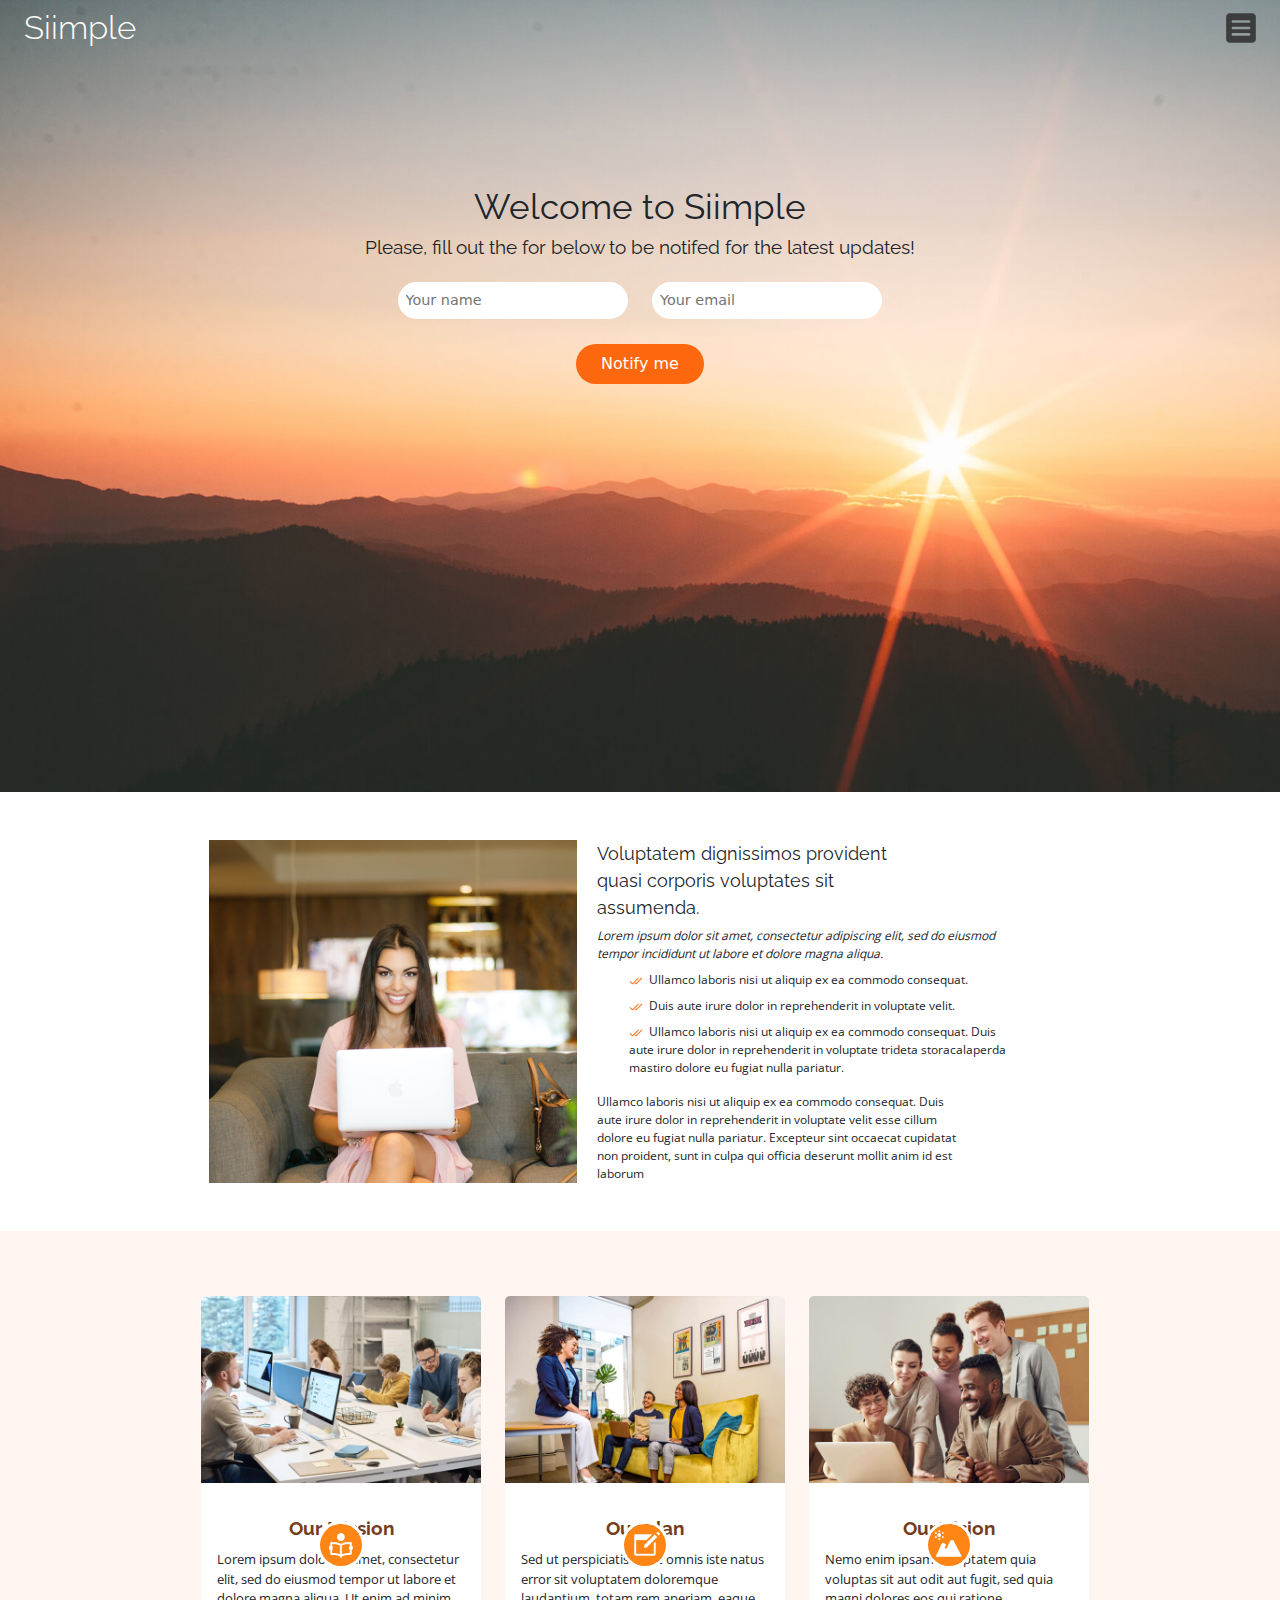
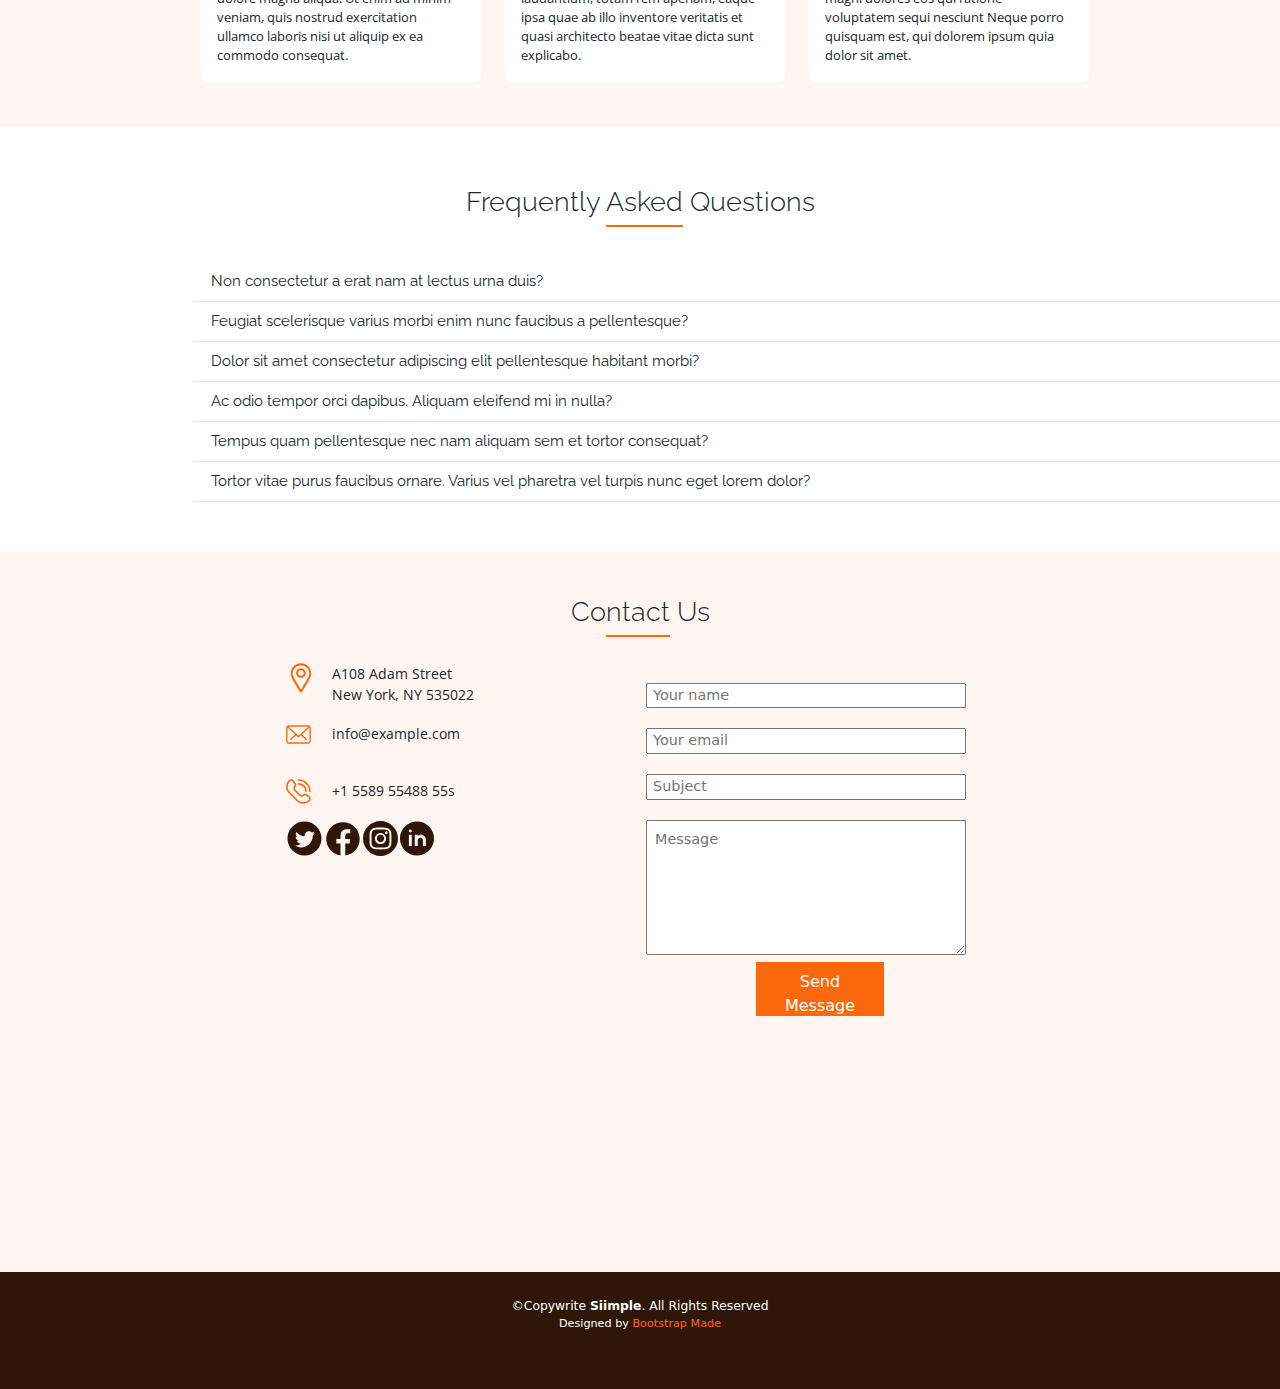
<file: index.html>
<!DOCTYPE html>
<html lang="en">
<head>
    <meta charset="UTF-8">
    <meta http-equiv="X-UA-Compatible" content="IE=edge">
    <meta name="viewport" content="width=device-width, initial-scale=1.0">
    <link rel="stylesheet" href="./fonts/Raleway/stylesheet.css">
    <link rel="stylesheet" href="./fonts/Open Sans/stylesheet.css">
    <link rel="stylesheet" href="bootstrap-5.2.2-dist/css/bootstrap.min.css">
    <link rel="stylesheet" href="css/simple.css">
    <link rel="stylesheet" href="css/dropmenu.css">
    <link rel="stylesheet" href="css/accordion.css">
    <title>Document</title>
</head>
<body>
    <div class="container-fluid bg-simple">
         
         <nav class="navbar bg-transparent" id="navbar">
            <div class="container-fluid">
              <span class="navbarbrand mb-0 h1">Siimple</span>
              <svg onclick="myFunction()" class="dropbtn dropdown" xmlns="http://www.w3.org/2000/svg" xmlns:xlink="http://www.w3.org/1999/xlink" version="1.1" width="30px" height="30px" viewBox="0 0 256 256" xml:space="preserve"><defs></defs><g style="stroke: none; stroke-width: 0; stroke-dasharray: none; stroke-linecap: butt; stroke-linejoin: miter; stroke-miterlimit: 10; fill: none; fill-rule: nonzero; opacity: 1;" onclick="myFunction()" class="dropbtn dropdown"transform="translate(1.4065934065934016 1.4065934065934016) scale(2.81 2.81)" ><path onclick="myFunction()" class="dropbtn dropdown" d="M 78.969 0 H 11.031 C 4.939 0 0 4.939 0 11.031 v 67.937 C 0 85.061 4.939 90 11.031 90 h 67.937 C 85.061 90 90 85.061 90 78.969 V 11.031 C 90 4.939 85.061 0 78.969 0 z M 69.488 68.568 H 20.511 c -2.209 0 -4 -1.791 -4 -4 s 1.791 -4 4 -4 h 48.977 c 2.209 0 4 1.791 4 4 S 71.697 68.568 69.488 68.568 z M 69.488 49 H 20.511 c -2.209 0 -4 -1.791 -4 -4 s 1.791 -4 4 -4 h 48.977 c 2.209 0 4 1.791 4 4 S 71.697 49 69.488 49 z M 69.488 29.432 H 20.511 c -2.209 0 -4 -1.791 -4 -4 s 1.791 -4 4 -4 h 48.977 c 2.209 0 4 1.791 4 4 S 71.697 29.432 69.488 29.432 z" style="stroke: none; stroke-width: 1; stroke-dasharray: none; stroke-linecap: butt; stroke-linejoin: miter; stroke-miterlimit: 10; fill: rgba(46, 45, 46, 0.862); fill-rule: nonzero; opacity: 1;" transform=" matrix(1 0 0 1 0 0) " stroke-linecap="round" /></g></svg>
              <div id="myDropdown" class="dropdown-content">
              <a href="#about us">About Us</a>
              <a href="#our mission">Our Mission</a>
              <a href="#our plan">Our Plan</a>
              <a href="#our vision">Our Vision</a>
              <a href="#faq">Frequently Asked Questions</a>
              <a href="#contacts">Contacts</a>
            </div>
            </div>
          </nav>
        <div class="container">
            <div class="row text-center">
                 
                <div id="greeting">Welcome to Siimple</div>
                <div class="subtitle">Please, fill out the for below to be notifed  for the latest updates!</div>
                <form action="#">
                    <input id="name1" class="rounded-pill widthOfPill border-0 p-lg-2" type="text" name="name" placeholder="Your name">
                    <input id="email1" class="rounded-pill widthOfPill border-0 p-lg-2" type="text" name="email" placeholder="Your email"> <br>
                    <button type="button" class="btn btn-danger rounded-pill border-0 p-2 w-25 " id="notify">Notify me</button>
                </form>  
            </div>
        </div>
    </div>
            
    <div class="container pb-5 mt-5"><a name="about us"></a>
        <div class="row justify-content-center">
                <img src="./about-img.jpg" alt="" class="about col-7">
                <div class="col-5">
                  <div id="textHeading">
                    Voluptatem dignissimos provident quasi corporis voluptates sit assumenda.
                  </div>
                  <section class="smallerText">
                    <div class="italics">Lorem ipsum dolor sit amet, consectetur adipiscing elit, sed do eiusmod tempor incididunt ut labore et dolore magna aliqua.</div>
                    <ul>
                      <li class="pb-2"><svg xmlns="http://www.w3.org/2000/svg" width="14" height="14" fill="none"viewBox="0 0 24 24"><path fill="#fd670d" fill-rule="evenodd" d="M16.5303 6.46967C16.8232 6.76256 16.8232 7.23744 16.5303 7.53033L6.53033 17.5303C6.38968 17.671 6.19891 17.75 6 17.75 5.80109 17.75 5.61032 17.671 5.46967 17.5303L1.46967 13.5303C1.17678 13.2374 1.17678 12.7626 1.46967 12.4697 1.76256 12.1768 2.23744 12.1768 2.53033 12.4697L6 15.9393 15.4697 6.46967C15.7626 6.17678 16.2374 6.17678 16.5303 6.46967zM22.5303 6.46966C22.8232 6.76254 22.8232 7.23742 22.5303 7.53032L12.5308 17.5303C12.2379 17.8232 11.7631 17.8232 11.4702 17.5304L9.96975 16.0304C9.67681 15.7376 9.67674 15.2627 9.96959 14.9697 10.2624 14.6768 10.7373 14.6767 11.0303 14.9696L12.0004 15.9394 21.4697 6.46968C21.7625 6.17678 22.2374 6.17677 22.5303 6.46966z" clip-rule="evenodd"/></svg>
                      <span class="space">Ullamco laboris nisi ut aliquip ex ea commodo consequat.</span></li>
                      <li class="pb-2"><svg xmlns="http://www.w3.org/2000/svg" width="14" height="14" fill="none" viewBox="0 0 24 24"><path fill="#fd670d" fill-rule="evenodd" d="M16.5303 6.46967C16.8232 6.76256 16.8232 7.23744 16.5303 7.53033L6.53033 17.5303C6.38968 17.671 6.19891 17.75 6 17.75 5.80109 17.75 5.61032 17.671 5.46967 17.5303L1.46967 13.5303C1.17678 13.2374 1.17678 12.7626 1.46967 12.4697 1.76256 12.1768 2.23744 12.1768 2.53033 12.4697L6 15.9393 15.4697 6.46967C15.7626 6.17678 16.2374 6.17678 16.5303 6.46967zM22.5303 6.46966C22.8232 6.76254 22.8232 7.23742 22.5303 7.53032L12.5308 17.5303C12.2379 17.8232 11.7631 17.8232 11.4702 17.5304L9.96975 16.0304C9.67681 15.7376 9.67674 15.2627 9.96959 14.9697 10.2624 14.6768 10.7373 14.6767 11.0303 14.9696L12.0004 15.9394 21.4697 6.46968C21.7625 6.17678 22.2374 6.17677 22.5303 6.46966z" clip-rule="evenodd"/></svg>
                      <span class="space">Duis aute irure dolor in reprehenderit in voluptate velit.</span></li>
                      <li><svg xmlns="http://www.w3.org/2000/svg" width="14" height="14" fill="none" viewBox="0 0 24 24"><path fill="#fd670d" fill-rule="evenodd" d="M16.5303 6.46967C16.8232 6.76256 16.8232 7.23744 16.5303 7.53033L6.53033 17.5303C6.38968 17.671 6.19891 17.75 6 17.75 5.80109 17.75 5.61032 17.671 5.46967 17.5303L1.46967 13.5303C1.17678 13.2374 1.17678 12.7626 1.46967 12.4697 1.76256 12.1768 2.23744 12.1768 2.53033 12.4697L6 15.9393 15.4697 6.46967C15.7626 6.17678 16.2374 6.17678 16.5303 6.46967zM22.5303 6.46966C22.8232 6.76254 22.8232 7.23742 22.5303 7.53032L12.5308 17.5303C12.2379 17.8232 11.7631 17.8232 11.4702 17.5304L9.96975 16.0304C9.67681 15.7376 9.67674 15.2627 9.96959 14.9697 10.2624 14.6768 10.7373 14.6767 11.0303 14.9696L12.0004 15.9394 21.4697 6.46968C21.7625 6.17678 22.2374 6.17677 22.5303 6.46966z" clip-rule="evenodd"/></svg>
                      <span class="space">Ullamco laboris nisi ut aliquip ex ea commodo consequat. Duis aute irure dolor in reprehenderit in voluptate trideta storacalaperda mastiro dolore eu fugiat nulla pariatur.</span></li>
                    </ul>
                    <div id="lastParagraph">
                      Ullamco laboris nisi ut aliquip ex ea commodo consequat. Duis aute irure dolor in reprehenderit in voluptate velit esse cillum dolore eu fugiat nulla pariatur. Excepteur sint occaecat cupidatat non proident, sunt in culpa qui officia deserunt mollit anim id est laborum
                    </div>
                  </section>
                </div>           
        </div>
    </div>

   <div class="container-fluid beige-bg">
    <div class="container cont-p">
      <div class="row justify-content-center gap-4">
          <div class="card col-lg-3 flex-md-nowrap col-md-6 col-sm-12 border-0 cardSize"><a name="our mission"></a>
              <img src="./why-us-1.jpg" class="card-img-top" alt="..." class="position-relative">
              <img src="./mission.png" alt="" class="rounded-circle border border-3 position-absolute">
              <div class="card-body">
                <div  class="card-title mt-4 text-center">Our Mission</div>
                <p class="card-text">
                  Lorem ipsum dolor sit amet, consectetur elit, sed do eiusmod tempor ut labore 
                  et dolore magna aliqua. Ut enim ad minim veniam, quis nostrud exercitation 
                  ullamco laboris nisi ut aliquip ex ea commodo consequat.
                </p>
              </div>
            </div>
            <div class="card col-lg-3 flex-md-nowrap col-md-6 col-sm-12 border-0 cardSize" ><a name="our plan"></a>
              <img src="./why-us-2.jpg" class="card-img-top" alt="..." class="position-relative">
              <img src="./plan.png" alt="" class="rounded-circle border border-3 position-absolute">
              <div class="card-body">
                <div class="card-title mt-4 text-center">Our Plan</div>
                <p class="card-text">
                  Sed ut perspiciatis unde omnis iste natus error sit voluptatem doloremque laudantium,
                   totam rem aperiam, eaque ipsa quae ab illo inventore veritatis et quasi 
                   architecto beatae vitae dicta sunt 
                   explicabo.
                </p>
              </div>
            </div>
            <div class="card col-lg-3 flex-md-nowrap col-sm-12 border-0 cardSize"><a name="our vision"></a>
              <img src="./why-us-3.jpg" class="card-img-top" alt="..." class="position-relative">
              <img src="./vision.png" alt="" class="rounded-circle  border border-3 position-absolute">
              <div class="card-body">
                <div class="card-title mt-4 text-center">Our Vision</div>
                <p class="card-text">
                  Nemo enim ipsam voluptatem quia voluptas sit aut odit aut fugit, sed quia magni dolores eos qui ratione voluptatem 
                  sequi nesciunt Neque porro quisquam est, qui dolorem ipsum quia dolor sit amet.
                </p>
              </div>
            </div>
      </div>
  </div>
   </div>
   <div class="container">
    <div class="row"><a name="faq"></a>
      <div class="heading1 text-center">Frequently <span class="border-b">Asked</span> Questions</div>
      <div class="container">

		<div class="list-group">
			<div class="list-group-item border-start-0 border-end-0 border-top-0 list-header" data-name="accordeon-title">
				Non consectetur a erat nam at lectus urna duis?
        <span class="arrow"><svg xmlns="http://www.w3.org/2000/svg" xmlns:xlink="http://www.w3.org/1999/xlink" version="1.1" width="15" height="15px" viewBox="0 0 256 256" xml:space="preserve"><defs></defs><g style="stroke: none; stroke-width: 0; stroke-dasharray: none; stroke-linecap: butt; stroke-linejoin: miter; stroke-miterlimit: 10; fill: none; fill-rule: nonzero; opacity: 1;" transform="translate(1.4065934065934016 1.4065934065934016) scale(2.81 2.81)" ><path d="M 79.079 59.51 c -0.537 -0.63 -1.483 -0.708 -2.114 -0.171 L 46.5 85.255 V 1.5 C 46.5 0.671 45.829 0 45 0 s -1.5 0.671 -1.5 1.5 v 83.755 L 13.035 59.339 c -0.63 -0.536 -1.577 -0.461 -2.114 0.171 c -0.537 0.631 -0.46 1.577 0.17 2.114 l 32.938 28.019 c 0.016 0.014 0.038 0.019 0.054 0.032 c 0.09 0.07 0.182 0.138 0.288 0.187 c 0.026 0.012 0.053 0.016 0.079 0.026 c 0.032 0.013 0.063 0.022 0.095 0.032 C 44.694 89.968 44.847 90 45 90 c 0 0 0 0 0 0 s 0 0 0 0 c 0.153 0 0.306 -0.032 0.455 -0.08 c 0.032 -0.01 0.063 -0.019 0.094 -0.032 c 0.026 -0.01 0.053 -0.015 0.079 -0.027 c 0.106 -0.049 0.198 -0.117 0.288 -0.187 c 0.017 -0.013 0.038 -0.018 0.054 -0.032 l 32.937 -28.019 C 79.539 61.087 79.616 60.141 79.079 59.51 z" style="stroke: none; stroke-width: 1; stroke-dasharray: none; stroke-linecap: butt; stroke-linejoin: miter; stroke-miterlimit: 10; fill: rgb(0,0,0); fill-rule: nonzero; opacity: 1;" transform=" matrix(1 0 0 1 0 0) " stroke-linecap="round" /></g></svg></span>
			</div>
			<div class="list-group-item border-start-0 border-end-0 list-content hidden">
				Lorem ipsum dolor sit amet consectetur adipisicing elit. Veritatis natus praesentium
				nulla illum mollitia unde quo reprehenderit deserunt, impedit eos nemo magnam soluta
				distinctio adipisci maxime tenetur voluptatem at qui.
			</div>

			<div class="list-group-item border-start-0 border-end-0 list-header" data-name="accordeon-title">
				Feugiat scelerisque varius morbi enim nunc faucibus a pellentesque?
        <span class="arrow"><svg xmlns="http://www.w3.org/2000/svg" xmlns:xlink="http://www.w3.org/1999/xlink" version="1.1" width="15" height="15px" viewBox="0 0 256 256" xml:space="preserve"><defs></defs><g style="stroke: none; stroke-width: 0; stroke-dasharray: none; stroke-linecap: butt; stroke-linejoin: miter; stroke-miterlimit: 10; fill: none; fill-rule: nonzero; opacity: 1;" transform="translate(1.4065934065934016 1.4065934065934016) scale(2.81 2.81)" ><path d="M 79.079 59.51 c -0.537 -0.63 -1.483 -0.708 -2.114 -0.171 L 46.5 85.255 V 1.5 C 46.5 0.671 45.829 0 45 0 s -1.5 0.671 -1.5 1.5 v 83.755 L 13.035 59.339 c -0.63 -0.536 -1.577 -0.461 -2.114 0.171 c -0.537 0.631 -0.46 1.577 0.17 2.114 l 32.938 28.019 c 0.016 0.014 0.038 0.019 0.054 0.032 c 0.09 0.07 0.182 0.138 0.288 0.187 c 0.026 0.012 0.053 0.016 0.079 0.026 c 0.032 0.013 0.063 0.022 0.095 0.032 C 44.694 89.968 44.847 90 45 90 c 0 0 0 0 0 0 s 0 0 0 0 c 0.153 0 0.306 -0.032 0.455 -0.08 c 0.032 -0.01 0.063 -0.019 0.094 -0.032 c 0.026 -0.01 0.053 -0.015 0.079 -0.027 c 0.106 -0.049 0.198 -0.117 0.288 -0.187 c 0.017 -0.013 0.038 -0.018 0.054 -0.032 l 32.937 -28.019 C 79.539 61.087 79.616 60.141 79.079 59.51 z" style="stroke: none; stroke-width: 1; stroke-dasharray: none; stroke-linecap: butt; stroke-linejoin: miter; stroke-miterlimit: 10; fill: rgb(0,0,0); fill-rule: nonzero; opacity: 1;" transform=" matrix(1 0 0 1 0 0) " stroke-linecap="round" /></g></svg></span>
			</div>
			<div class="list-group-item border-start-0 border-end-0 list-content hidden">
				Lorem ipsum dolor sit amet consectetur adipisicing elit. Veritatis natus praesentium
				nulla illum mollitia unde quo reprehenderit deserunt, impedit eos nemo magnam soluta
				distinctio adipisci maxime tenetur voluptatem at qui.
			</div>

			<div class="list-group-item list-header border-start-0 border-end-0" data-name="accordeon-title">
				Dolor sit amet consectetur adipiscing elit pellentesque habitant morbi?
        <span class="arrow"><svg xmlns="http://www.w3.org/2000/svg" xmlns:xlink="http://www.w3.org/1999/xlink" version="1.1" width="15" height="15px" viewBox="0 0 256 256" xml:space="preserve"><defs></defs><g style="stroke: none; stroke-width: 0; stroke-dasharray: none; stroke-linecap: butt; stroke-linejoin: miter; stroke-miterlimit: 10; fill: none; fill-rule: nonzero; opacity: 1;" transform="translate(1.4065934065934016 1.4065934065934016) scale(2.81 2.81)" ><path d="M 79.079 59.51 c -0.537 -0.63 -1.483 -0.708 -2.114 -0.171 L 46.5 85.255 V 1.5 C 46.5 0.671 45.829 0 45 0 s -1.5 0.671 -1.5 1.5 v 83.755 L 13.035 59.339 c -0.63 -0.536 -1.577 -0.461 -2.114 0.171 c -0.537 0.631 -0.46 1.577 0.17 2.114 l 32.938 28.019 c 0.016 0.014 0.038 0.019 0.054 0.032 c 0.09 0.07 0.182 0.138 0.288 0.187 c 0.026 0.012 0.053 0.016 0.079 0.026 c 0.032 0.013 0.063 0.022 0.095 0.032 C 44.694 89.968 44.847 90 45 90 c 0 0 0 0 0 0 s 0 0 0 0 c 0.153 0 0.306 -0.032 0.455 -0.08 c 0.032 -0.01 0.063 -0.019 0.094 -0.032 c 0.026 -0.01 0.053 -0.015 0.079 -0.027 c 0.106 -0.049 0.198 -0.117 0.288 -0.187 c 0.017 -0.013 0.038 -0.018 0.054 -0.032 l 32.937 -28.019 C 79.539 61.087 79.616 60.141 79.079 59.51 z" style="stroke: none; stroke-width: 1; stroke-dasharray: none; stroke-linecap: butt; stroke-linejoin: miter; stroke-miterlimit: 10; fill: rgb(0,0,0); fill-rule: nonzero; opacity: 1;" transform=" matrix(1 0 0 1 0 0) " stroke-linecap="round" /></g></svg></span>
			</div>
			<div class="list-group-item list-content border-start-0 border-end-0 hidden">
				Lorem ipsum dolor sit amet consectetur adipisicing elit. Veritatis natus praesentium
				nulla illum mollitia unde quo reprehenderit deserunt, impedit eos nemo magnam soluta
				distinctio adipisci maxime tenetur voluptatem at qui.
			</div>

			<div class="list-group-item border-start-0 border-end-0 list-header" data-name="accordeon-title">
				Ac odio tempor orci dapibus. Aliquam eleifend mi in nulla?
        <span class="arrow"><svg xmlns="http://www.w3.org/2000/svg" xmlns:xlink="http://www.w3.org/1999/xlink" version="1.1" width="15" height="15px" viewBox="0 0 256 256" xml:space="preserve"><defs></defs><g style="stroke: none; stroke-width: 0; stroke-dasharray: none; stroke-linecap: butt; stroke-linejoin: miter; stroke-miterlimit: 10; fill: none; fill-rule: nonzero; opacity: 1;" transform="translate(1.4065934065934016 1.4065934065934016) scale(2.81 2.81)" ><path d="M 79.079 59.51 c -0.537 -0.63 -1.483 -0.708 -2.114 -0.171 L 46.5 85.255 V 1.5 C 46.5 0.671 45.829 0 45 0 s -1.5 0.671 -1.5 1.5 v 83.755 L 13.035 59.339 c -0.63 -0.536 -1.577 -0.461 -2.114 0.171 c -0.537 0.631 -0.46 1.577 0.17 2.114 l 32.938 28.019 c 0.016 0.014 0.038 0.019 0.054 0.032 c 0.09 0.07 0.182 0.138 0.288 0.187 c 0.026 0.012 0.053 0.016 0.079 0.026 c 0.032 0.013 0.063 0.022 0.095 0.032 C 44.694 89.968 44.847 90 45 90 c 0 0 0 0 0 0 s 0 0 0 0 c 0.153 0 0.306 -0.032 0.455 -0.08 c 0.032 -0.01 0.063 -0.019 0.094 -0.032 c 0.026 -0.01 0.053 -0.015 0.079 -0.027 c 0.106 -0.049 0.198 -0.117 0.288 -0.187 c 0.017 -0.013 0.038 -0.018 0.054 -0.032 l 32.937 -28.019 C 79.539 61.087 79.616 60.141 79.079 59.51 z" style="stroke: none; stroke-width: 1; stroke-dasharray: none; stroke-linecap: butt; stroke-linejoin: miter; stroke-miterlimit: 10; fill: rgb(0,0,0); fill-rule: nonzero; opacity: 1;" transform=" matrix(1 0 0 1 0 0) " stroke-linecap="round" /></g></svg></span>
			</div>
			<div class="list-group-item border-start-0 border-end-0 list-content hidden">
				Lorem ipsum dolor sit amet consectetur adipisicing elit. Veritatis natus praesentium
				nulla illum mollitia unde quo reprehenderit deserunt, impedit eos nemo magnam soluta
				distinctio adipisci maxime tenetur voluptatem at qui.
			</div>

      <div class="list-group-item border-start-0 border-end-0 list-header" data-name="accordeon-title">
				Tempus quam pellentesque nec nam aliquam sem et tortor consequat?
        <span class="arrow"><svg xmlns="http://www.w3.org/2000/svg" xmlns:xlink="http://www.w3.org/1999/xlink" version="1.1" width="15" height="15px" viewBox="0 0 256 256" xml:space="preserve"><defs></defs><g style="stroke: none; stroke-width: 0; stroke-dasharray: none; stroke-linecap: butt; stroke-linejoin: miter; stroke-miterlimit: 10; fill: none; fill-rule: nonzero; opacity: 1;" transform="translate(1.4065934065934016 1.4065934065934016) scale(2.81 2.81)" ><path d="M 79.079 59.51 c -0.537 -0.63 -1.483 -0.708 -2.114 -0.171 L 46.5 85.255 V 1.5 C 46.5 0.671 45.829 0 45 0 s -1.5 0.671 -1.5 1.5 v 83.755 L 13.035 59.339 c -0.63 -0.536 -1.577 -0.461 -2.114 0.171 c -0.537 0.631 -0.46 1.577 0.17 2.114 l 32.938 28.019 c 0.016 0.014 0.038 0.019 0.054 0.032 c 0.09 0.07 0.182 0.138 0.288 0.187 c 0.026 0.012 0.053 0.016 0.079 0.026 c 0.032 0.013 0.063 0.022 0.095 0.032 C 44.694 89.968 44.847 90 45 90 c 0 0 0 0 0 0 s 0 0 0 0 c 0.153 0 0.306 -0.032 0.455 -0.08 c 0.032 -0.01 0.063 -0.019 0.094 -0.032 c 0.026 -0.01 0.053 -0.015 0.079 -0.027 c 0.106 -0.049 0.198 -0.117 0.288 -0.187 c 0.017 -0.013 0.038 -0.018 0.054 -0.032 l 32.937 -28.019 C 79.539 61.087 79.616 60.141 79.079 59.51 z" style="stroke: none; stroke-width: 1; stroke-dasharray: none; stroke-linecap: butt; stroke-linejoin: miter; stroke-miterlimit: 10; fill: rgb(0,0,0); fill-rule: nonzero; opacity: 1;" transform=" matrix(1 0 0 1 0 0) " stroke-linecap="round" /></g></svg></span>
			</div>
			<div class="list-group-item border-start-0 border-end-0 list-content hidden">
				Lorem ipsum dolor sit amet consectetur adipisicing elit. Veritatis natus praesentium
				nulla illum mollitia unde quo reprehenderit deserunt, impedit eos nemo magnam soluta
				distinctio adipisci maxime tenetur voluptatem at qui.
			</div>

      <div class="list-group-item border-start-0 border-end-0 list-header" data-name="accordeon-title">
				Tortor vitae purus faucibus ornare. Varius vel pharetra vel turpis nunc eget lorem dolor?
        <span class="arrow"><svg xmlns="http://www.w3.org/2000/svg" xmlns:xlink="http://www.w3.org/1999/xlink" version="1.1" width="15" height="15px" viewBox="0 0 256 256" xml:space="preserve"><defs></defs><g style="stroke: none; stroke-width: 0; stroke-dasharray: none; stroke-linecap: butt; stroke-linejoin: miter; stroke-miterlimit: 10; fill: none; fill-rule: nonzero; opacity: 1;" transform="translate(1.4065934065934016 1.4065934065934016) scale(2.81 2.81)" ><path d="M 79.079 59.51 c -0.537 -0.63 -1.483 -0.708 -2.114 -0.171 L 46.5 85.255 V 1.5 C 46.5 0.671 45.829 0 45 0 s -1.5 0.671 -1.5 1.5 v 83.755 L 13.035 59.339 c -0.63 -0.536 -1.577 -0.461 -2.114 0.171 c -0.537 0.631 -0.46 1.577 0.17 2.114 l 32.938 28.019 c 0.016 0.014 0.038 0.019 0.054 0.032 c 0.09 0.07 0.182 0.138 0.288 0.187 c 0.026 0.012 0.053 0.016 0.079 0.026 c 0.032 0.013 0.063 0.022 0.095 0.032 C 44.694 89.968 44.847 90 45 90 c 0 0 0 0 0 0 s 0 0 0 0 c 0.153 0 0.306 -0.032 0.455 -0.08 c 0.032 -0.01 0.063 -0.019 0.094 -0.032 c 0.026 -0.01 0.053 -0.015 0.079 -0.027 c 0.106 -0.049 0.198 -0.117 0.288 -0.187 c 0.017 -0.013 0.038 -0.018 0.054 -0.032 l 32.937 -28.019 C 79.539 61.087 79.616 60.141 79.079 59.51 z" style="stroke: none; stroke-width: 1; stroke-dasharray: none; stroke-linecap: butt; stroke-linejoin: miter; stroke-miterlimit: 10; fill: rgb(0,0,0); fill-rule: nonzero; opacity: 1;" transform=" matrix(1 0 0 1 0 0) " stroke-linecap="round" /></g></svg></span>
      </div>
			<div class="list-group-item border-start-0 border-end-0 list-content hidden">
				Lorem ipsum dolor sit amet consectetur adipisicing elit. Veritatis natus praesentium
				nulla illum mollitia unde quo reprehenderit deserunt, impedit eos nemo magnam soluta
				distinctio adipisci maxime tenetur voluptatem at qui.
			</div>
		</div>
      </div>
        
    </div>
  </div>

  <div class="container-fluid contacts"><a name="contacts"></a>
    <div class="container">
      <div class="heading2 text-center">Co<span class="border-b">ntact</span> Us</div>
      
      <div class="row justify-content-center ms-auto">
        <div class="d-lg-none d-md-none col-sm-12">
          <form action="">
            <div>
              <input id="name" class=" p-2" type="text" name="name" placeholder="Your name">
            </div>
            <div>
              <input id="email" class=" p-2" type="email" name="email" placeholder="Your email">
            </div>
            <div>
              <input id="subject" class=" p-2" type="text" name="subject" placeholder="Subject">
            </div>
            <div>
              <textarea name="comment" placeholder="Message" class="p-2"></textarea>
            </div>
          </form>
          <button class="p-2 my-button border-0" id= "send">Send Message</button>
        </div>
        <div class="col-lg-4 col-sm-12">
          <div class="d-flex">
            <span><svg class="ms-3 me-3" width = "30px"  height="30px" fill = "#fd670d"xmlns="http://www.w3.org/2000/svg" xmlns:xlink="http://www.w3.org/1999/xlink" version="1.1" width="256" height="256" viewBox="0 0 256 256" xml:space="preserve"><defs></defs><g style="stroke: none; stroke-width: 1; stroke-dasharray: none; stroke-linecap: butt; stroke-linejoin: miter; stroke-miterlimit: 10; fill: none; fill-rule: nonzero; opacity: 1;" transform="translate(1.4065934065934016 1.4065934065934016) scale(2.81 2.81)" ><path d="M 45 90 c -1.062 0 -2.043 -0.561 -2.583 -1.475 l -4.471 -7.563 c -9.222 -15.591 -17.933 -30.317 -20.893 -36.258 c -2.086 -4.277 -3.138 -8.852 -3.138 -13.62 C 13.916 13.944 27.86 0 45 0 c 17.141 0 31.085 13.944 31.085 31.084 c 0 4.764 -1.051 9.339 -3.124 13.596 c -0.021 0.042 -0.042 0.083 -0.063 0.124 c -3.007 6.005 -11.672 20.654 -20.843 36.159 l -4.472 7.563 C 47.044 89.439 46.062 90 45 90 z M 45 6 C 31.168 6 19.916 17.253 19.916 31.084 c 0 3.848 0.847 7.539 2.518 10.969 c 2.852 5.721 11.909 21.033 20.667 35.839 L 45 81.104 l 1.89 -3.196 c 8.763 -14.813 17.823 -30.131 20.687 -35.879 c 0.012 -0.022 0.023 -0.045 0.035 -0.067 c 1.642 -3.406 2.474 -7.065 2.474 -10.877 C 70.085 17.253 58.832 6 45 6 z" style="stroke: none; stroke-width: 1; stroke-dasharray: none; stroke-linecap: butt; stroke-linejoin: miter; stroke-miterlimit: 10; fill: #fd670d; fill-rule: nonzero; opacity: 1;" transform=" matrix(1 0 0 1 0 0) " stroke-linecap="round" /><path d="M 45 44.597 c -8.076 0 -14.646 -6.57 -14.646 -14.646 S 36.924 15.306 45 15.306 c 8.075 0 14.646 6.57 14.646 14.646 S 53.075 44.597 45 44.597 z M 45 21.306 c -4.767 0 -8.646 3.878 -8.646 8.646 s 3.878 8.646 8.646 8.646 c 4.768 0 8.646 -3.878 8.646 -8.646 S 49.768 21.306 45 21.306 z" style="stroke: none; stroke-width: 1; stroke-dasharray: none; stroke-linecap: butt; stroke-linejoin: miter; stroke-miterlimit: 10; fill: #fd670d; fill-rule: nonzero; opacity: 1;" transform=" matrix(1 0 0 1 0 0) " stroke-linecap="round" /></g></svg>
            </span>
            <span class="address"> A108 Adam Street New York, NY 535022</span>
          </div>
          <div>
            <svg class="m-3" width = "25px"  height="25px"xmlns="http://www.w3.org/2000/svg" xmlns:xlink="http://www.w3.org/1999/xlink" version="1.1" width="256" height="256" viewBox="0 0 256 256" xml:space="preserve"><defs></defs><g style="stroke: none; stroke-width: 1; stroke-dasharray: none; stroke-linecap: butt; stroke-linejoin: miter; stroke-miterlimit: 10; fill: none; fill-rule: nonzero; opacity: 1;" transform="translate(1.4065934065934016 1.4065934065934016) scale(2.81 2.81)" ><path d="M 80.561 11.626 H 9.439 C 4.234 11.626 0 15.86 0 21.065 v 47.87 c 0 5.204 4.234 9.438 9.439 9.438 h 71.122 c 5.205 0 9.439 -4.234 9.439 -9.438 v -47.87 C 90 15.86 85.766 11.626 80.561 11.626 z M 80.561 16.571 c 0.189 0 0.37 0.033 0.553 0.056 L 45 49.759 L 8.886 16.627 c 0.183 -0.023 0.364 -0.056 0.553 -0.056 H 80.561 z M 85.055 68.935 c 0 2.477 -2.016 4.493 -4.494 4.493 H 9.439 c -2.478 0 -4.494 -2.016 -4.494 -4.493 v -47.87 c 0 -0.411 0.073 -0.802 0.177 -1.18 L 32.498 45 l -17.25 15.825 c -1.006 0.922 -1.074 2.487 -0.151 3.493 c 0.488 0.531 1.154 0.801 1.823 0.801 c 0.597 0 1.196 -0.215 1.671 -0.651 l 17.564 -16.113 l 7.173 6.58 c 0.473 0.434 1.072 0.651 1.671 0.651 s 1.199 -0.217 1.672 -0.651 l 7.173 -6.58 l 17.564 16.113 c 0.475 0.436 1.074 0.651 1.671 0.651 c 0.669 0 1.336 -0.269 1.823 -0.801 c 0.923 -1.006 0.856 -2.571 -0.15 -3.493 L 57.502 45 l 27.376 -25.114 c 0.104 0.378 0.177 0.769 0.177 1.18 V 68.935 z" style="stroke: none; stroke-width: 1; stroke-dasharray: none; stroke-linecap: butt; stroke-linejoin: miter; stroke-miterlimit: 10; fill: #fd670d; fill-rule: nonzero; opacity: 1;" transform=" matrix(1 0 0 1 0 0) " stroke-linecap="round" /></g></svg>
           <span class="address"> info@example.com</span>
          </div>
          <div>
            <svg class="m-3" xmlns="http://www.w3.org/2000/svg" xmlns:xlink="http://www.w3.org/1999/xlink" version="1.1" width="25px" height="25px" viewBox="0 0 256 256" xml:space="preserve"><defs></defs><g style="stroke: none; stroke-width: 1; stroke-dasharray: none; stroke-linecap: butt; stroke-linejoin: miter; stroke-miterlimit: 10; fill: none; fill-rule: nonzero; opacity: 1;" transform="translate(1.4065934065934016 1.4065934065934016) scale(2.81 2.81)" ><path d="M 62.43 89.983 c -8.742 0 -17.485 -3.327 -24.142 -9.983 L 10 51.712 C 3.551 45.264 0 36.69 0 27.57 S 3.551 9.877 10 3.429 c 2.38 -2.379 5.671 -3.618 9.027 -3.404 c 3.357 0.216 6.461 1.867 8.517 4.531 l 7.737 10.029 c 3.088 4.002 2.721 9.717 -0.854 13.291 c -3.064 3.064 -3.064 8.05 0 11.115 L 51.01 55.572 c 1.484 1.484 3.458 2.302 5.558 2.302 c 2.099 0 4.073 -0.817 5.558 -2.302 c 3.573 -3.574 9.289 -3.942 13.29 -0.854 l 10.029 7.737 c 2.664 2.056 4.315 5.16 4.531 8.518 S 88.95 77.621 86.571 80 C 79.916 86.656 71.173 89.983 62.43 89.983 z M 18.26 6 c -1.517 0 -2.932 0.586 -4.018 1.672 C 3.27 18.644 3.27 36.497 14.242 47.47 L 42.53 75.758 c 10.973 10.971 28.826 10.97 39.799 0 c 1.176 -1.177 1.766 -2.739 1.659 -4.399 c -0.106 -1.661 -0.892 -3.136 -2.209 -4.152 l -10.028 -7.737 c -1.622 -1.248 -3.936 -1.103 -5.384 0.346 c -2.617 2.618 -6.099 4.06 -9.8 4.06 c -3.702 0 -7.183 -1.441 -9.8 -4.06 L 30.186 43.233 c -5.404 -5.404 -5.404 -14.197 0 -19.6 c 1.448 -1.448 1.596 -3.763 0.345 -5.384 L 22.793 8.22 c -1.017 -1.317 -2.491 -2.102 -4.151 -2.208 C 18.515 6.004 18.387 6 18.26 6 z" style="stroke: none; stroke-width: 1; stroke-dasharray: none; stroke-linecap: butt; stroke-linejoin: miter; stroke-miterlimit: 10; fill: #fd670d; fill-rule: nonzero; opacity: 1;" transform=" matrix(1 0 0 1 0 0) " stroke-linecap="round" /><path d="M 87 48 c -1.657 0 -3 -1.343 -3 -3 C 84 23.495 66.505 6 45 6 c -1.657 0 -3 -1.343 -3 -3 s 1.343 -3 3 -3 c 24.813 0 45 20.187 45 45 C 90 46.657 88.657 48 87 48 z" style="stroke: none; stroke-width: 1; stroke-dasharray: none; stroke-linecap: butt; stroke-linejoin: miter; stroke-miterlimit: 10; fill: #fd670d; fill-rule: nonzero; opacity: 1;" transform=" matrix(1 0 0 1 0 0) " stroke-linecap="round" /><path d="M 72.58 48 c -1.657 0 -3 -1.343 -3 -3 c 0 -13.554 -11.026 -24.581 -24.58 -24.581 c -1.657 0 -3 -1.343 -3 -3 s 1.343 -3 3 -3 c 16.862 0 30.58 13.718 30.58 30.581 C 75.58 46.657 74.237 48 72.58 48 z" style="stroke: none; stroke-width: 1; stroke-dasharray: none; stroke-linecap: butt; stroke-linejoin: miter; stroke-miterlimit: 10; fill: #fd670d; fill-rule: nonzero; opacity: 1;" transform=" matrix(1 0 0 1 0 0) " stroke-linecap="round" /></g></svg>
            <span class="address">+1 5589 55488 55s</span>
          </div>
          <div class="col-8 d-flex ms-3">
            <div>
              <a href="https://twitter.com/?lang=ru"><svg class="social-icon" fill="#2e1708" class="icon" xmlns="http://www.w3.org/2000/svg"  viewBox="0 0 50 50" width="37px" height="37px"><path d="M25,2C12.317,2,2,12.317,2,25s10.317,23,23,23s23-10.317,23-23S37.683,2,25,2z M36.237,20.524 c0.01,0.236,0.016,0.476,0.016,0.717C36.253,28.559,30.68,37,20.491,37c-3.128,0-6.041-0.917-8.491-2.489 c0.433,0.052,0.872,0.077,1.321,0.077c2.596,0,4.985-0.884,6.879-2.37c-2.424-0.044-4.468-1.649-5.175-3.847 c0.339,0.065,0.686,0.1,1.044,0.1c0.505,0,0.995-0.067,1.458-0.195c-2.532-0.511-4.441-2.747-4.441-5.432c0-0.024,0-0.047,0-0.07 c0.747,0.415,1.6,0.665,2.509,0.694c-1.488-0.995-2.464-2.689-2.464-4.611c0-1.015,0.272-1.966,0.749-2.786 c2.733,3.351,6.815,5.556,11.418,5.788c-0.095-0.406-0.145-0.828-0.145-1.262c0-3.059,2.48-5.539,5.54-5.539 c1.593,0,3.032,0.672,4.042,1.749c1.261-0.248,2.448-0.709,3.518-1.343c-0.413,1.292-1.292,2.378-2.437,3.064 c1.122-0.136,2.188-0.432,3.183-0.873C38.257,18.766,37.318,19.743,36.237,20.524z"/></svg></a>
            </div>
            <div>
              <a href="https://www.facebook.com/Meta/"><svg class="social-icon" fill="#2e1708" class="icon" xmlns="http://www.w3.org/2000/svg"  viewBox="0 0 50 50" width="40px" height="38px"><path d="M25,3C12.85,3,3,12.85,3,25c0,11.03,8.125,20.137,18.712,21.728V30.831h-5.443v-5.783h5.443v-3.848 c0-6.371,3.104-9.168,8.399-9.168c2.536,0,3.877,0.188,4.512,0.274v5.048h-3.612c-2.248,0-3.033,2.131-3.033,4.533v3.161h6.588 l-0.894,5.783h-5.694v15.944C38.716,45.318,47,36.137,47,25C47,12.85,37.15,3,25,3z"/></svg></a>
            </div>
              <a href="https://www.instagram.com/"><svg class="social-icon" fill="#2e1708" width="35px" height="37px" style="fill-rule:evenodd;clip-rule:evenodd;stroke-linejoin:round;stroke-miterlimit:2;" version="1.1" viewBox="0 0 512 512" width="100%" xml:space="preserve" xmlns="http://www.w3.org/2000/svg" xmlns:serif="http://www.serif.com/" xmlns:xlink="http://www.w3.org/1999/xlink"><path d="M256,0c141.29,0 256,114.71 256,256c0,141.29 -114.71,256 -256,256c-141.29,0 -256,-114.71 -256,-256c0,-141.29 114.71,-256 256,-256Zm0,96c-43.453,0 -48.902,0.184 -65.968,0.963c-17.03,0.777 -28.661,3.482 -38.839,7.437c-10.521,4.089 -19.444,9.56 -28.339,18.455c-8.895,8.895 -14.366,17.818 -18.455,28.339c-3.955,10.177 -6.659,21.808 -7.437,38.838c-0.778,17.066 -0.962,22.515 -0.962,65.968c0,43.453 0.184,48.902 0.962,65.968c0.778,17.03 3.482,28.661 7.437,38.838c4.089,10.521 9.56,19.444 18.455,28.34c8.895,8.895 17.818,14.366 28.339,18.455c10.178,3.954 21.809,6.659 38.839,7.436c17.066,0.779 22.515,0.963 65.968,0.963c43.453,0 48.902,-0.184 65.968,-0.963c17.03,-0.777 28.661,-3.482 38.838,-7.436c10.521,-4.089 19.444,-9.56 28.34,-18.455c8.895,-8.896 14.366,-17.819 18.455,-28.34c3.954,-10.177 6.659,-21.808 7.436,-38.838c0.779,-17.066 0.963,-22.515 0.963,-65.968c0,-43.453 -0.184,-48.902 -0.963,-65.968c-0.777,-17.03 -3.482,-28.661 -7.436,-38.838c-4.089,-10.521 -9.56,-19.444 -18.455,-28.339c-8.896,-8.895 -17.819,-14.366 -28.34,-18.455c-10.177,-3.955 -21.808,-6.66 -38.838,-7.437c-17.066,-0.779 -22.515,-0.963 -65.968,-0.963Zm0,28.829c42.722,0 47.782,0.163 64.654,0.933c15.6,0.712 24.071,3.318 29.709,5.509c7.469,2.902 12.799,6.37 18.397,11.969c5.6,5.598 9.067,10.929 11.969,18.397c2.191,5.638 4.798,14.109 5.509,29.709c0.77,16.872 0.933,21.932 0.933,64.654c0,42.722 -0.163,47.782 -0.933,64.654c-0.711,15.6 -3.318,24.071 -5.509,29.709c-2.902,7.469 -6.369,12.799 -11.969,18.397c-5.598,5.6 -10.928,9.067 -18.397,11.969c-5.638,2.191 -14.109,4.798 -29.709,5.509c-16.869,0.77 -21.929,0.933 -64.654,0.933c-42.725,0 -47.784,-0.163 -64.654,-0.933c-15.6,-0.711 -24.071,-3.318 -29.709,-5.509c-7.469,-2.902 -12.799,-6.369 -18.398,-11.969c-5.599,-5.598 -9.066,-10.928 -11.968,-18.397c-2.191,-5.638 -4.798,-14.109 -5.51,-29.709c-0.77,-16.872 -0.932,-21.932 -0.932,-64.654c0,-42.722 0.162,-47.782 0.932,-64.654c0.712,-15.6 3.319,-24.071 5.51,-29.709c2.902,-7.468 6.369,-12.799 11.968,-18.397c5.599,-5.599 10.929,-9.067 18.398,-11.969c5.638,-2.191 14.109,-4.797 29.709,-5.509c16.872,-0.77 21.932,-0.933 64.654,-0.933Zm0,49.009c-45.377,0 -82.162,36.785 -82.162,82.162c0,45.377 36.785,82.162 82.162,82.162c45.377,0 82.162,-36.785 82.162,-82.162c0,-45.377 -36.785,-82.162 -82.162,-82.162Zm0,135.495c-29.455,0 -53.333,-23.878 -53.333,-53.333c0,-29.455 23.878,-53.333 53.333,-53.333c29.455,0 53.333,23.878 53.333,53.333c0,29.455 -23.878,53.333 -53.333,53.333Zm104.609,-138.741c0,10.604 -8.597,19.199 -19.201,19.199c-10.603,0 -19.199,-8.595 -19.199,-19.199c0,-10.604 8.596,-19.2 19.199,-19.2c10.604,0 19.201,8.596 19.201,19.2Z"/></svg></a>
            <div>
              <a href="https://www.linkedin.com/"><svg class="social-icon" fill="#2e1708" width="38px" height="37px" class="icon"  viewBox="0 0 50 50">   <path d="M25,2C12.318,2,2,12.317,2,25s10.318,23,23,23s23-10.317,23-23S37.682,2,25,2z M18,35h-4V20h4V35z M16,17 c-1.105,0-2-0.895-2-2c0-1.105,0.895-2,2-2s2,0.895,2,2C18,16.105,17.105,17,16,17z M37,35h-4v-5v-2.5c0-1.925-1.575-3.5-3.5-3.5 S26,25.575,26,27.5V35h-4V20h4v1.816C27.168,20.694,28.752,20,30.5,20c3.59,0,6.5,2.91,6.5,6.5V35z"/></svg></a>
            </div>
          </div>
        </div>
  
        <div class="col-lg-4 d-lg-block d-md-block d-sm-none">
          <form action="">
            <div>
              <input id="name" class=" p-2" type="text" name="name" placeholder="Your name">
            </div>
            <div>
              <input id="email" class=" p-2" type="email" name="email" placeholder="Your email">
            </div>
            <div>
              <input id="subject" class=" p-2" type="text" name="subject" placeholder="Subject">
            </div>
            <div>
              <textarea name="comment" placeholder="Message" class="p-2"></textarea>
            </div>
          </form>
          <button class="p-2 my-button border-0" id= "send">Send Message</button>
        </div>
      </div>
    </div>
  </div>

<div class="container-fluid e-footer">
  <div class="row">
    <div class="text-center footer-sm-text"><span>&copy;</span>Copywrite <span class="fw-semibold">Siimple</span>. All Rights Reserved </div>
    <div class="text-center footer-sml-text">Designed by <span class="footer-sp-text">Bootstrap Made</span></div>
  </div>
</div>
  <script src="js/app.js"></script>
</body>
</html>
</file>
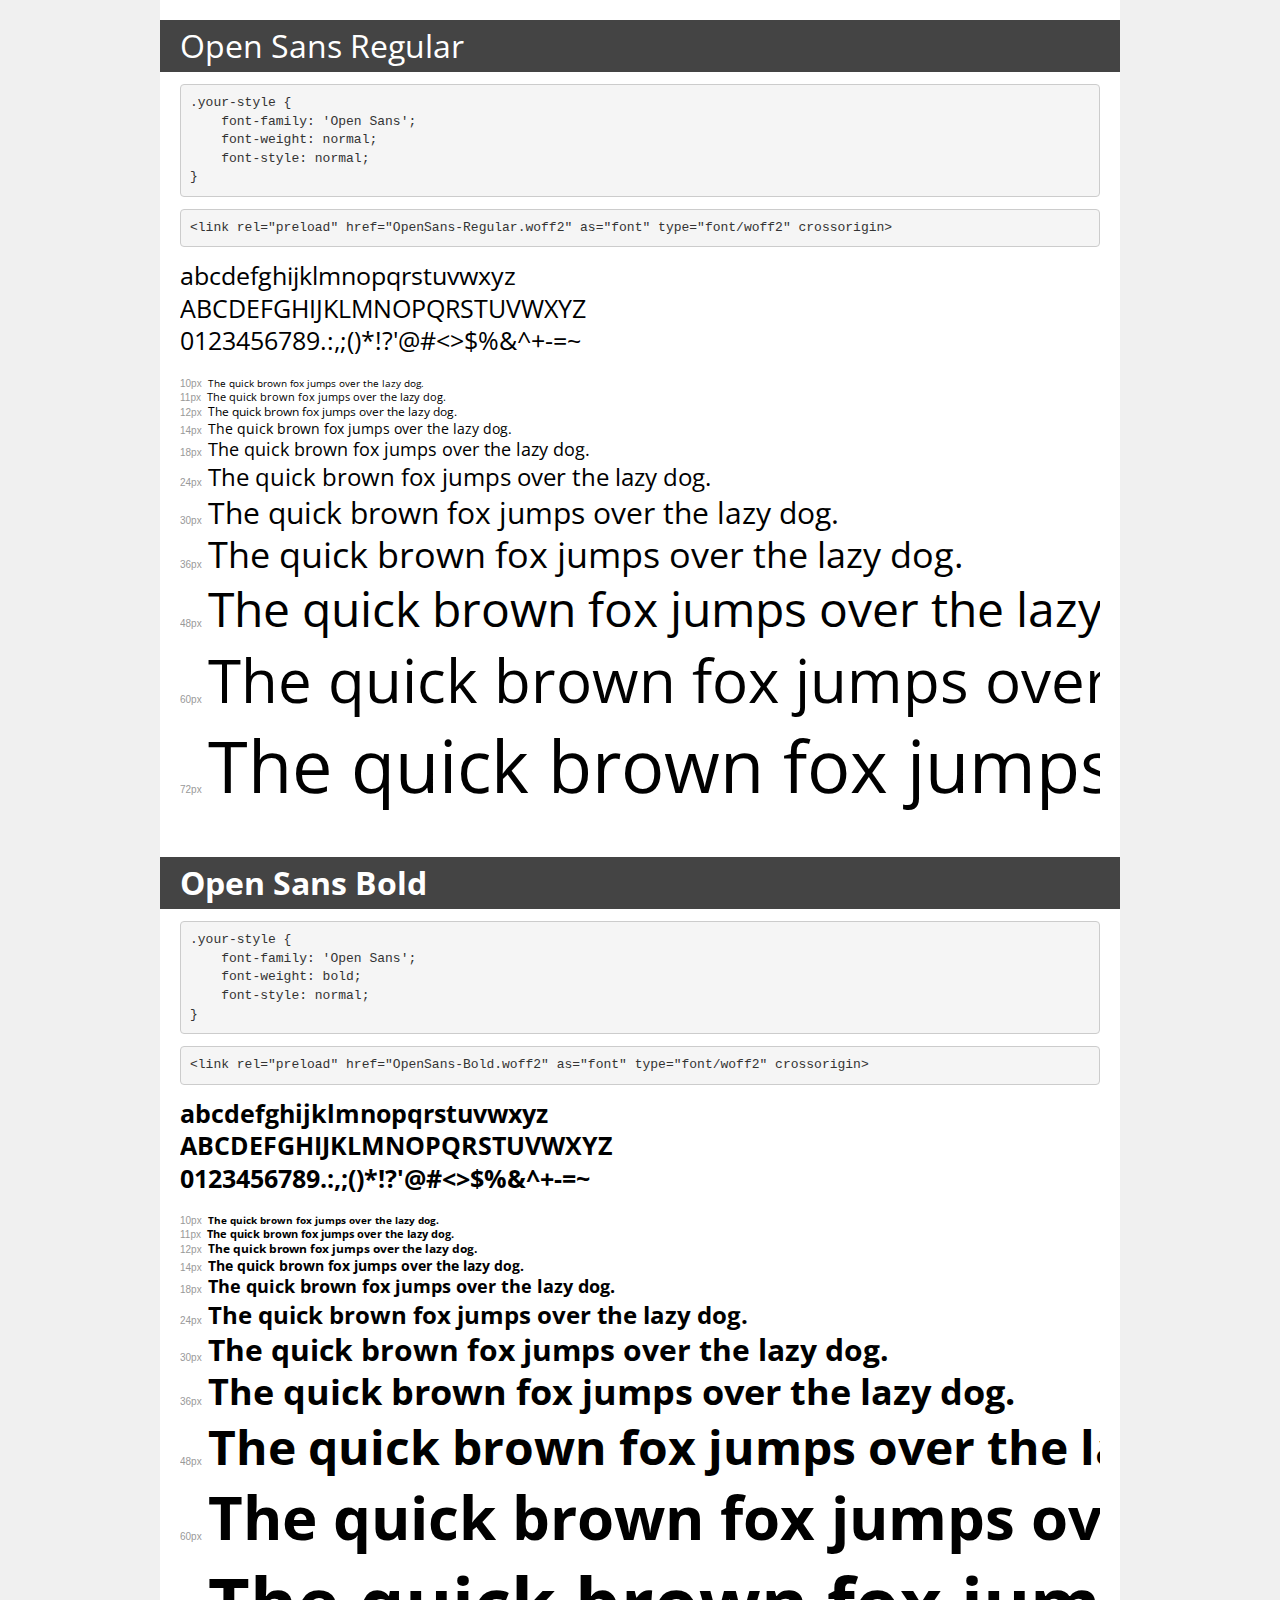
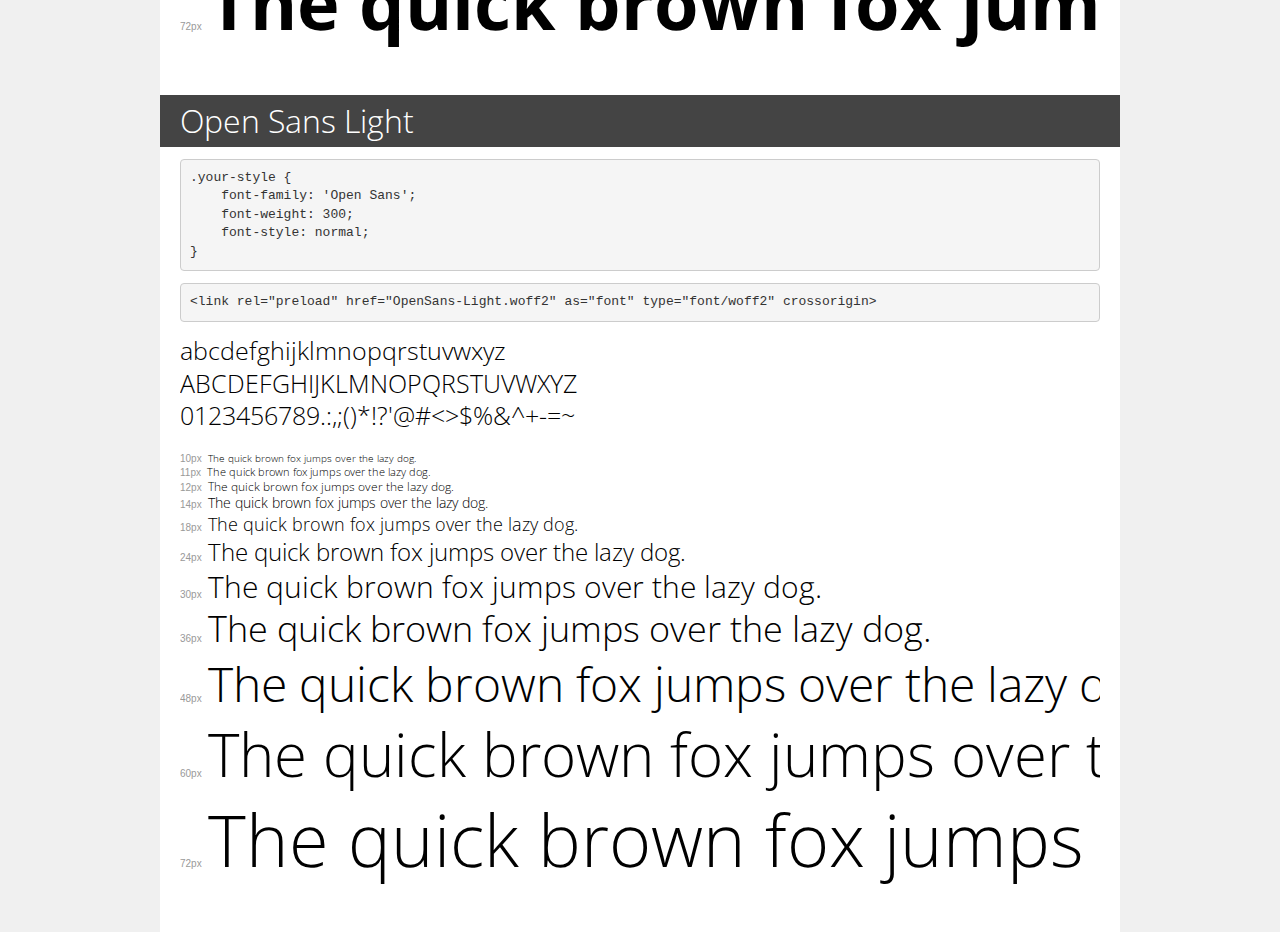
<file: fonts/Open Sans/demo.html>
<!DOCTYPE html>
<html lang="en">
<head>
    <meta charset="utf-8">
    <meta http-equiv="X-UA-Compatible" content="IE=edge">
    <meta name="viewport" content="width=device-width, initial-scale=1">
    <meta name="robots" content="noindex, noarchive">
    <meta name="format-detection" content="telephone=no">
    <title>Transfonter demo</title>
    <link href="stylesheet.css" rel="stylesheet">
    <style>
        /*
        http://meyerweb.com/eric/tools/css/reset/
        v2.0 | 20110126
        License: none (public domain)
        */
        html, body, div, span, applet, object, iframe,
        h1, h2, h3, h4, h5, h6, p, blockquote, pre,
        a, abbr, acronym, address, big, cite, code,
        del, dfn, em, img, ins, kbd, q, s, samp,
        small, strike, strong, sub, sup, tt, var,
        b, u, i, center,
        dl, dt, dd, ol, ul, li,
        fieldset, form, label, legend,
        table, caption, tbody, tfoot, thead, tr, th, td,
        article, aside, canvas, details, embed,
        figure, figcaption, footer, header, hgroup,
        menu, nav, output, ruby, section, summary,
        time, mark, audio, video {
            margin: 0;
            padding: 0;
            border: 0;
            font-size: 100%;
            font: inherit;
            vertical-align: baseline;
        }
        /* HTML5 display-role reset for older browsers */
        article, aside, details, figcaption, figure,
        footer, header, hgroup, menu, nav, section {
            display: block;
        }
        body {
            line-height: 1;
        }
        ol, ul {
            list-style: none;
        }
        blockquote, q {
            quotes: none;
        }
        blockquote:before, blockquote:after,
        q:before, q:after {
            content: '';
            content: none;
        }
        table {
            border-collapse: collapse;
            border-spacing: 0;
        }
        /* demo styles */
        body {
            background: #f0f0f0;
            color: #000;
        }
        .page {
            background: #fff;
            width: 920px;
            margin: 0 auto;
            padding: 20px 20px 0 20px;
            overflow: hidden;
        }
        .font-container {
            overflow-x: auto;
            overflow-y: hidden;
            margin-bottom: 40px;
            line-height: 1.3;
            white-space: nowrap;
            padding-bottom: 5px;
        }
        h1 {
            position: relative;
            background: #444;
            font-size: 32px;
            color: #fff;
            padding: 10px 20px;
            margin: 0 -20px 12px -20px;
        }
        .letters {
            font-size: 25px;
            margin-bottom: 20px;
        }
        .s10:before {
            content: '10px';
        }
        .s11:before {
            content: '11px';
        }
        .s12:before {
            content: '12px';
        }
        .s14:before {
            content: '14px';
        }
        .s18:before {
            content: '18px';
        }
        .s24:before {
            content: '24px';
        }
        .s30:before {
            content: '30px';
        }
        .s36:before {
            content: '36px';
        }
        .s48:before {
            content: '48px';
        }
        .s60:before {
            content: '60px';
        }
        .s72:before {
            content: '72px';
        }
        .s10:before, .s11:before, .s12:before, .s14:before,
        .s18:before, .s24:before, .s30:before, .s36:before,
        .s48:before, .s60:before, .s72:before {
            font-family: Arial, sans-serif;
            font-size: 10px;
            font-weight: normal;
            font-style: normal;
            color: #999;
            padding-right: 6px;
        }
        pre {
            display: block;
            padding: 9px;
            margin: 0 0 12px;
            font-family: Monaco, Menlo, Consolas, "Courier New", monospace;
            font-size: 13px;
            line-height: 1.428571429;
            color: #333;
            font-weight: normal;
            font-style: normal;
            background-color: #f5f5f5;
            border: 1px solid #ccc;
            overflow-x: auto;
            border-radius: 4px;
        }
        /* responsive */
        @media (max-width: 959px) {
            .page {
                width: auto;
                margin: 0;
            }
        }
    </style>
</head>
<body>
<div class="page">
    <div class="demo">
        <h1 style="font-family: 'Open Sans'; font-weight: normal; font-style: normal;">Open Sans Regular</h1>
        <pre title="Usage">.your-style {
    font-family: 'Open Sans';
    font-weight: normal;
    font-style: normal;
}</pre>
        <pre title="Preload (optional)">
&lt;link rel=&quot;preload&quot; href=&quot;OpenSans-Regular.woff2&quot; as=&quot;font&quot; type=&quot;font/woff2&quot; crossorigin&gt;</pre>
        <div class="font-container" style="font-family: 'Open Sans'; font-weight: normal; font-style: normal;">
            <p class="letters">
                abcdefghijklmnopqrstuvwxyz<br>
ABCDEFGHIJKLMNOPQRSTUVWXYZ<br>
                0123456789.:,;()*!?'@#&lt;&gt;$%&^+-=~
            </p>
            <p class="s10" style="font-size: 10px;">The quick brown fox jumps over the lazy dog.</p>
            <p class="s11" style="font-size: 11px;">The quick brown fox jumps over the lazy dog.</p>
            <p class="s12" style="font-size: 12px;">The quick brown fox jumps over the lazy dog.</p>
            <p class="s14" style="font-size: 14px;">The quick brown fox jumps over the lazy dog.</p>
            <p class="s18" style="font-size: 18px;">The quick brown fox jumps over the lazy dog.</p>
            <p class="s24" style="font-size: 24px;">The quick brown fox jumps over the lazy dog.</p>
            <p class="s30" style="font-size: 30px;">The quick brown fox jumps over the lazy dog.</p>
            <p class="s36" style="font-size: 36px;">The quick brown fox jumps over the lazy dog.</p>
            <p class="s48" style="font-size: 48px;">The quick brown fox jumps over the lazy dog.</p>
            <p class="s60" style="font-size: 60px;">The quick brown fox jumps over the lazy dog.</p>
            <p class="s72" style="font-size: 72px;">The quick brown fox jumps over the lazy dog.</p>
        </div>
    </div>

    <div class="demo">
        <h1 style="font-family: 'Open Sans'; font-weight: bold; font-style: normal;">Open Sans Bold</h1>
        <pre title="Usage">.your-style {
    font-family: 'Open Sans';
    font-weight: bold;
    font-style: normal;
}</pre>
        <pre title="Preload (optional)">
&lt;link rel=&quot;preload&quot; href=&quot;OpenSans-Bold.woff2&quot; as=&quot;font&quot; type=&quot;font/woff2&quot; crossorigin&gt;</pre>
        <div class="font-container" style="font-family: 'Open Sans'; font-weight: bold; font-style: normal;">
            <p class="letters">
                abcdefghijklmnopqrstuvwxyz<br>
ABCDEFGHIJKLMNOPQRSTUVWXYZ<br>
                0123456789.:,;()*!?'@#&lt;&gt;$%&^+-=~
            </p>
            <p class="s10" style="font-size: 10px;">The quick brown fox jumps over the lazy dog.</p>
            <p class="s11" style="font-size: 11px;">The quick brown fox jumps over the lazy dog.</p>
            <p class="s12" style="font-size: 12px;">The quick brown fox jumps over the lazy dog.</p>
            <p class="s14" style="font-size: 14px;">The quick brown fox jumps over the lazy dog.</p>
            <p class="s18" style="font-size: 18px;">The quick brown fox jumps over the lazy dog.</p>
            <p class="s24" style="font-size: 24px;">The quick brown fox jumps over the lazy dog.</p>
            <p class="s30" style="font-size: 30px;">The quick brown fox jumps over the lazy dog.</p>
            <p class="s36" style="font-size: 36px;">The quick brown fox jumps over the lazy dog.</p>
            <p class="s48" style="font-size: 48px;">The quick brown fox jumps over the lazy dog.</p>
            <p class="s60" style="font-size: 60px;">The quick brown fox jumps over the lazy dog.</p>
            <p class="s72" style="font-size: 72px;">The quick brown fox jumps over the lazy dog.</p>
        </div>
    </div>

    <div class="demo">
        <h1 style="font-family: 'Open Sans'; font-weight: 300; font-style: normal;">Open Sans Light</h1>
        <pre title="Usage">.your-style {
    font-family: 'Open Sans';
    font-weight: 300;
    font-style: normal;
}</pre>
        <pre title="Preload (optional)">
&lt;link rel=&quot;preload&quot; href=&quot;OpenSans-Light.woff2&quot; as=&quot;font&quot; type=&quot;font/woff2&quot; crossorigin&gt;</pre>
        <div class="font-container" style="font-family: 'Open Sans'; font-weight: 300; font-style: normal;">
            <p class="letters">
                abcdefghijklmnopqrstuvwxyz<br>
ABCDEFGHIJKLMNOPQRSTUVWXYZ<br>
                0123456789.:,;()*!?'@#&lt;&gt;$%&^+-=~
            </p>
            <p class="s10" style="font-size: 10px;">The quick brown fox jumps over the lazy dog.</p>
            <p class="s11" style="font-size: 11px;">The quick brown fox jumps over the lazy dog.</p>
            <p class="s12" style="font-size: 12px;">The quick brown fox jumps over the lazy dog.</p>
            <p class="s14" style="font-size: 14px;">The quick brown fox jumps over the lazy dog.</p>
            <p class="s18" style="font-size: 18px;">The quick brown fox jumps over the lazy dog.</p>
            <p class="s24" style="font-size: 24px;">The quick brown fox jumps over the lazy dog.</p>
            <p class="s30" style="font-size: 30px;">The quick brown fox jumps over the lazy dog.</p>
            <p class="s36" style="font-size: 36px;">The quick brown fox jumps over the lazy dog.</p>
            <p class="s48" style="font-size: 48px;">The quick brown fox jumps over the lazy dog.</p>
            <p class="s60" style="font-size: 60px;">The quick brown fox jumps over the lazy dog.</p>
            <p class="s72" style="font-size: 72px;">The quick brown fox jumps over the lazy dog.</p>
        </div>
    </div>

</div>
</body>
</html>
</file>
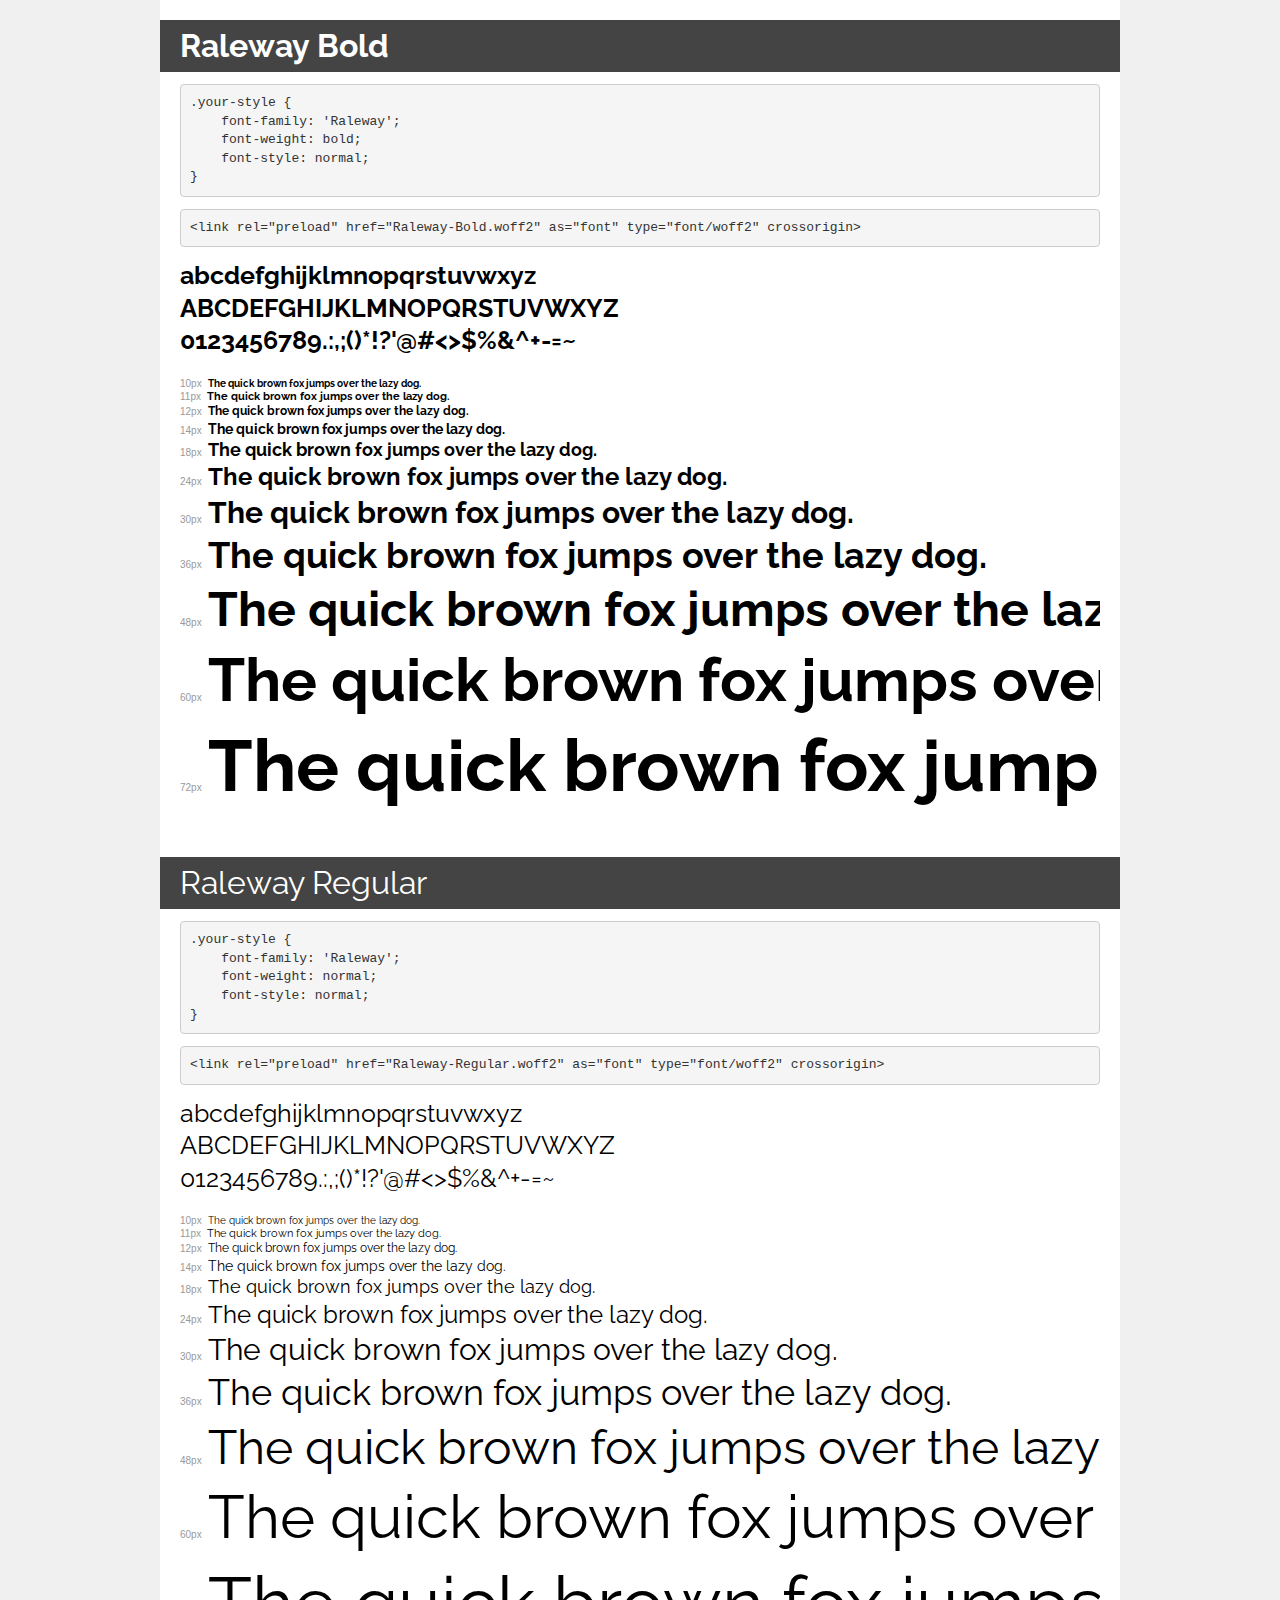
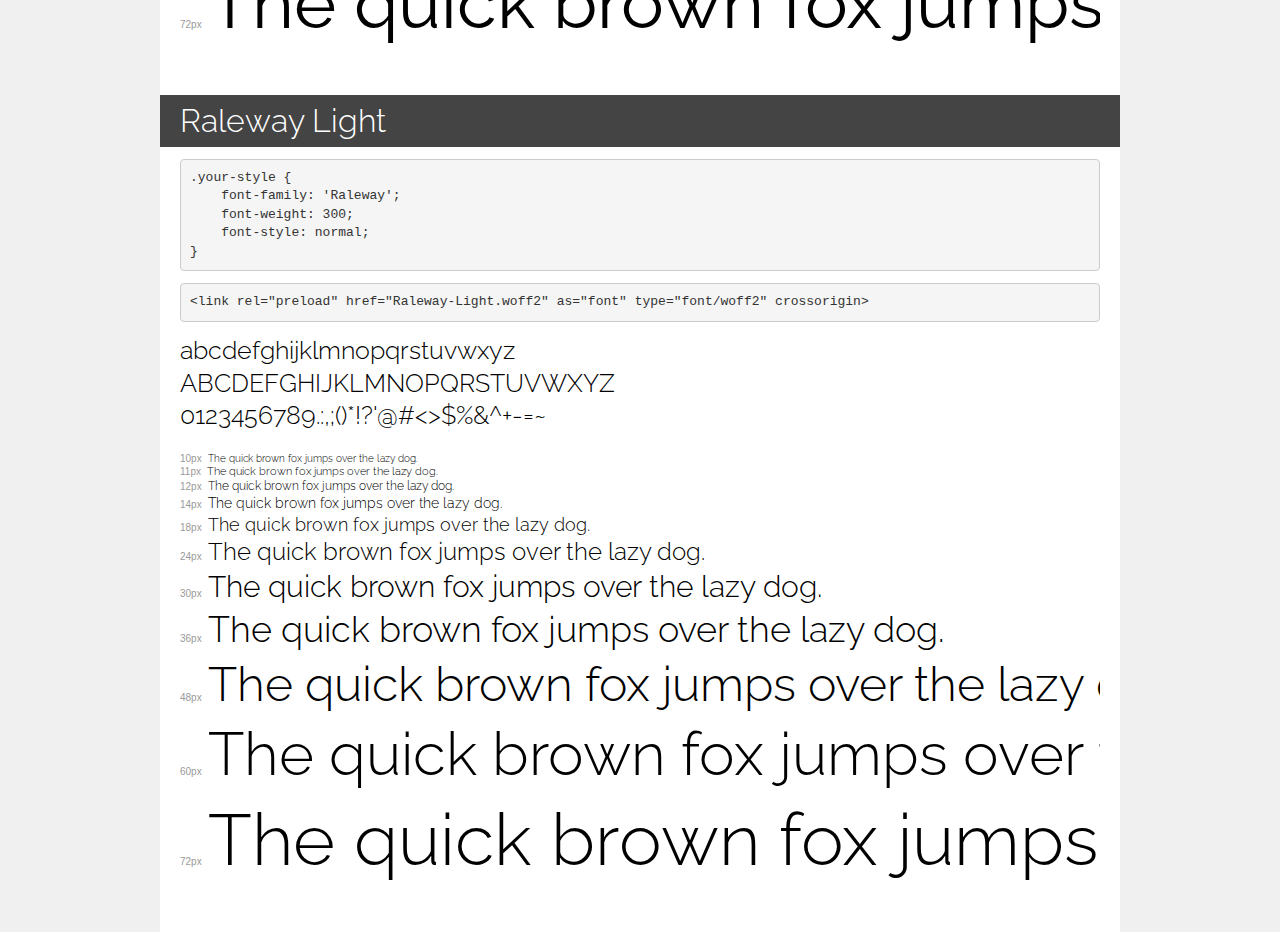
<file: fonts/Raleway/demo.html>
<!DOCTYPE html>
<html lang="en">
<head>
    <meta charset="utf-8">
    <meta http-equiv="X-UA-Compatible" content="IE=edge">
    <meta name="viewport" content="width=device-width, initial-scale=1">
    <meta name="robots" content="noindex, noarchive">
    <meta name="format-detection" content="telephone=no">
    <title>Transfonter demo</title>
    <link href="stylesheet.css" rel="stylesheet">
    <style>
        /*
        http://meyerweb.com/eric/tools/css/reset/
        v2.0 | 20110126
        License: none (public domain)
        */
        html, body, div, span, applet, object, iframe,
        h1, h2, h3, h4, h5, h6, p, blockquote, pre,
        a, abbr, acronym, address, big, cite, code,
        del, dfn, em, img, ins, kbd, q, s, samp,
        small, strike, strong, sub, sup, tt, var,
        b, u, i, center,
        dl, dt, dd, ol, ul, li,
        fieldset, form, label, legend,
        table, caption, tbody, tfoot, thead, tr, th, td,
        article, aside, canvas, details, embed,
        figure, figcaption, footer, header, hgroup,
        menu, nav, output, ruby, section, summary,
        time, mark, audio, video {
            margin: 0;
            padding: 0;
            border: 0;
            font-size: 100%;
            font: inherit;
            vertical-align: baseline;
        }
        /* HTML5 display-role reset for older browsers */
        article, aside, details, figcaption, figure,
        footer, header, hgroup, menu, nav, section {
            display: block;
        }
        body {
            line-height: 1;
        }
        ol, ul {
            list-style: none;
        }
        blockquote, q {
            quotes: none;
        }
        blockquote:before, blockquote:after,
        q:before, q:after {
            content: '';
            content: none;
        }
        table {
            border-collapse: collapse;
            border-spacing: 0;
        }
        /* demo styles */
        body {
            background: #f0f0f0;
            color: #000;
        }
        .page {
            background: #fff;
            width: 920px;
            margin: 0 auto;
            padding: 20px 20px 0 20px;
            overflow: hidden;
        }
        .font-container {
            overflow-x: auto;
            overflow-y: hidden;
            margin-bottom: 40px;
            line-height: 1.3;
            white-space: nowrap;
            padding-bottom: 5px;
        }
        h1 {
            position: relative;
            background: #444;
            font-size: 32px;
            color: #fff;
            padding: 10px 20px;
            margin: 0 -20px 12px -20px;
        }
        .letters {
            font-size: 25px;
            margin-bottom: 20px;
        }
        .s10:before {
            content: '10px';
        }
        .s11:before {
            content: '11px';
        }
        .s12:before {
            content: '12px';
        }
        .s14:before {
            content: '14px';
        }
        .s18:before {
            content: '18px';
        }
        .s24:before {
            content: '24px';
        }
        .s30:before {
            content: '30px';
        }
        .s36:before {
            content: '36px';
        }
        .s48:before {
            content: '48px';
        }
        .s60:before {
            content: '60px';
        }
        .s72:before {
            content: '72px';
        }
        .s10:before, .s11:before, .s12:before, .s14:before,
        .s18:before, .s24:before, .s30:before, .s36:before,
        .s48:before, .s60:before, .s72:before {
            font-family: Arial, sans-serif;
            font-size: 10px;
            font-weight: normal;
            font-style: normal;
            color: #999;
            padding-right: 6px;
        }
        pre {
            display: block;
            padding: 9px;
            margin: 0 0 12px;
            font-family: Monaco, Menlo, Consolas, "Courier New", monospace;
            font-size: 13px;
            line-height: 1.428571429;
            color: #333;
            font-weight: normal;
            font-style: normal;
            background-color: #f5f5f5;
            border: 1px solid #ccc;
            overflow-x: auto;
            border-radius: 4px;
        }
        /* responsive */
        @media (max-width: 959px) {
            .page {
                width: auto;
                margin: 0;
            }
        }
    </style>
</head>
<body>
<div class="page">
    <div class="demo">
        <h1 style="font-family: 'Raleway'; font-weight: bold; font-style: normal;">Raleway Bold</h1>
        <pre title="Usage">.your-style {
    font-family: 'Raleway';
    font-weight: bold;
    font-style: normal;
}</pre>
        <pre title="Preload (optional)">
&lt;link rel=&quot;preload&quot; href=&quot;Raleway-Bold.woff2&quot; as=&quot;font&quot; type=&quot;font/woff2&quot; crossorigin&gt;</pre>
        <div class="font-container" style="font-family: 'Raleway'; font-weight: bold; font-style: normal;">
            <p class="letters">
                abcdefghijklmnopqrstuvwxyz<br>
ABCDEFGHIJKLMNOPQRSTUVWXYZ<br>
                0123456789.:,;()*!?'@#&lt;&gt;$%&^+-=~
            </p>
            <p class="s10" style="font-size: 10px;">The quick brown fox jumps over the lazy dog.</p>
            <p class="s11" style="font-size: 11px;">The quick brown fox jumps over the lazy dog.</p>
            <p class="s12" style="font-size: 12px;">The quick brown fox jumps over the lazy dog.</p>
            <p class="s14" style="font-size: 14px;">The quick brown fox jumps over the lazy dog.</p>
            <p class="s18" style="font-size: 18px;">The quick brown fox jumps over the lazy dog.</p>
            <p class="s24" style="font-size: 24px;">The quick brown fox jumps over the lazy dog.</p>
            <p class="s30" style="font-size: 30px;">The quick brown fox jumps over the lazy dog.</p>
            <p class="s36" style="font-size: 36px;">The quick brown fox jumps over the lazy dog.</p>
            <p class="s48" style="font-size: 48px;">The quick brown fox jumps over the lazy dog.</p>
            <p class="s60" style="font-size: 60px;">The quick brown fox jumps over the lazy dog.</p>
            <p class="s72" style="font-size: 72px;">The quick brown fox jumps over the lazy dog.</p>
        </div>
    </div>

    <div class="demo">
        <h1 style="font-family: 'Raleway'; font-weight: normal; font-style: normal;">Raleway Regular</h1>
        <pre title="Usage">.your-style {
    font-family: 'Raleway';
    font-weight: normal;
    font-style: normal;
}</pre>
        <pre title="Preload (optional)">
&lt;link rel=&quot;preload&quot; href=&quot;Raleway-Regular.woff2&quot; as=&quot;font&quot; type=&quot;font/woff2&quot; crossorigin&gt;</pre>
        <div class="font-container" style="font-family: 'Raleway'; font-weight: normal; font-style: normal;">
            <p class="letters">
                abcdefghijklmnopqrstuvwxyz<br>
ABCDEFGHIJKLMNOPQRSTUVWXYZ<br>
                0123456789.:,;()*!?'@#&lt;&gt;$%&^+-=~
            </p>
            <p class="s10" style="font-size: 10px;">The quick brown fox jumps over the lazy dog.</p>
            <p class="s11" style="font-size: 11px;">The quick brown fox jumps over the lazy dog.</p>
            <p class="s12" style="font-size: 12px;">The quick brown fox jumps over the lazy dog.</p>
            <p class="s14" style="font-size: 14px;">The quick brown fox jumps over the lazy dog.</p>
            <p class="s18" style="font-size: 18px;">The quick brown fox jumps over the lazy dog.</p>
            <p class="s24" style="font-size: 24px;">The quick brown fox jumps over the lazy dog.</p>
            <p class="s30" style="font-size: 30px;">The quick brown fox jumps over the lazy dog.</p>
            <p class="s36" style="font-size: 36px;">The quick brown fox jumps over the lazy dog.</p>
            <p class="s48" style="font-size: 48px;">The quick brown fox jumps over the lazy dog.</p>
            <p class="s60" style="font-size: 60px;">The quick brown fox jumps over the lazy dog.</p>
            <p class="s72" style="font-size: 72px;">The quick brown fox jumps over the lazy dog.</p>
        </div>
    </div>

    <div class="demo">
        <h1 style="font-family: 'Raleway'; font-weight: 300; font-style: normal;">Raleway Light</h1>
        <pre title="Usage">.your-style {
    font-family: 'Raleway';
    font-weight: 300;
    font-style: normal;
}</pre>
        <pre title="Preload (optional)">
&lt;link rel=&quot;preload&quot; href=&quot;Raleway-Light.woff2&quot; as=&quot;font&quot; type=&quot;font/woff2&quot; crossorigin&gt;</pre>
        <div class="font-container" style="font-family: 'Raleway'; font-weight: 300; font-style: normal;">
            <p class="letters">
                abcdefghijklmnopqrstuvwxyz<br>
ABCDEFGHIJKLMNOPQRSTUVWXYZ<br>
                0123456789.:,;()*!?'@#&lt;&gt;$%&^+-=~
            </p>
            <p class="s10" style="font-size: 10px;">The quick brown fox jumps over the lazy dog.</p>
            <p class="s11" style="font-size: 11px;">The quick brown fox jumps over the lazy dog.</p>
            <p class="s12" style="font-size: 12px;">The quick brown fox jumps over the lazy dog.</p>
            <p class="s14" style="font-size: 14px;">The quick brown fox jumps over the lazy dog.</p>
            <p class="s18" style="font-size: 18px;">The quick brown fox jumps over the lazy dog.</p>
            <p class="s24" style="font-size: 24px;">The quick brown fox jumps over the lazy dog.</p>
            <p class="s30" style="font-size: 30px;">The quick brown fox jumps over the lazy dog.</p>
            <p class="s36" style="font-size: 36px;">The quick brown fox jumps over the lazy dog.</p>
            <p class="s48" style="font-size: 48px;">The quick brown fox jumps over the lazy dog.</p>
            <p class="s60" style="font-size: 60px;">The quick brown fox jumps over the lazy dog.</p>
            <p class="s72" style="font-size: 72px;">The quick brown fox jumps over the lazy dog.</p>
        </div>
    </div>

</div>
</body>
</html>
</file>
<file: fonts/Raleway/stylesheet.css>
@font-face {
    font-family: 'Raleway';
    src: url('Raleway-Bold.woff2') format('woff2'),
        url('Raleway-Bold.woff') format('woff'),
        url('Raleway-Bold.ttf') format('truetype');
    font-weight: bold;
    font-style: normal;
    font-display: swap;
}

@font-face {
    font-family: 'Raleway';
    src: url('Raleway-Regular.woff2') format('woff2'),
        url('Raleway-Regular.woff') format('woff'),
        url('Raleway-Regular.ttf') format('truetype');
    font-weight: normal;
    font-style: normal;
    font-display: swap;
}

@font-face {
    font-family: 'Raleway';
    src: url('Raleway-Light.woff2') format('woff2'),
        url('Raleway-Light.woff') format('woff'),
        url('Raleway-Light.ttf') format('truetype');
    font-weight: 300;
    font-style: normal;
    font-display: swap;
}
</file>
<file: fonts/Open Sans/stylesheet.css>
@font-face {
    font-family: 'Open Sans';
    src: url('OpenSans-Regular.woff2') format('woff2'),
        url('OpenSans-Regular.woff') format('woff'),
        url('OpenSans-Regular.ttf') format('truetype');
    font-weight: normal;
    font-style: normal;
    font-display: swap;
}

@font-face {
    font-family: 'Open Sans';
    src: url('OpenSans-Bold.woff2') format('woff2'),
        url('OpenSans-Bold.woff') format('woff'),
        url('OpenSans-Bold.ttf') format('truetype');
    font-weight: bold;
    font-style: normal;
    font-display: swap;
}

@font-face {
    font-family: 'Open Sans';
    src: url('OpenSans-Light.woff2') format('woff2'),
        url('OpenSans-Light.woff') format('woff'),
        url('OpenSans-Light.ttf') format('truetype');
    font-weight: 300;
    font-style: normal;
    font-display: swap;
}
</file>
<file: css/simple.css>
:root{
    --white:  #ffffff;
    --orange: #fd670d;
    --peach: #fff6f1;
    --brown: #2e1708;
    --light-brown: #733d1c;
    color: #000000;
}

.bg-simple{
    background-image: url(../hero-bg.jpg);
    background-repeat: no-repeat;
    background-size: cover;
    min-height: 88vh !important;
}
.btn-danger{
    background-color: var(--orange);
    width: 10vw !important;
    margin-top: 25px;
    --bs-btn-hover-bg: #fd7d0de5;
    --bs-btn-active-bg: #b0692af1;

}
.btn-secondary{
    background-color: var(--orange);
    width: 10vw !important;
    margin-top: 25px; 
}

.about{
    width: 23rem;
    object-fit: cover;
    margin-right: 20px;
}
.position-absolute{
    display: flex;
    align-self: center;
    align-items: center;
    width: 3rem;
    margin-top: 25vh;
}
.row>* {    
    padding-right: 0;
    padding-left: 0;

}
li::before{
    list-style: none;
}
.border-3{
    border-color: var(--white) !important;
}
.navbarbrand{
    color: var(--white);
    font-size: 33px;
    font-weight: 300;
    line-height: 1.2;
}
.beige-bg{
    background-color: var(--peach);
    padding-top: 65px;
    padding-bottom: 45px;
}
#greeting{
    margin-top: 125px;
    font-family: 'Raleway';
    font-size: 35px;
}
#navbar{
    font-family: 'Raleway';
    font-weight: 300;
}
ul{
    list-style: none;
}
#textHeading{
    font-family: 'Raleway';
    width: 25vw;
    font-size: 18px;
}
.smallerText{
    font-family: 'Open Sans';
    font-size: 12px;
    width: 32vw;
}
#lastParagraph{
    width: 29vw ;
}
.space{
    padding-left: 3px;
}
.card-text {
    font-family: 'Open Sans';
    font-size: 0.8rem;
}
.card-title{
    color: var(--light-brown);
    font-family: 'Raleway';
    font-weight: 600;
    font-size: 1.2rem;
    margin-top: 15px !important;
}
.subtitle{
    font-family: 'Raleway';
    font-size: 1.2rem;
    margin-bottom: 20px;
}
.widthOfPill{
    width: 18vw;
}
#email, #name{
    padding: 8px !important;
    margin-top: 20px;
}
#name1{
    margin-right: 19px;
}
.cardSize{
    width: 17.5rem;
}
.cont-p{
    padding-left: 22px;
}
.heading1{
    font-family: 'Raleway';
    font-size: 27px;
    font-weight: 300;
    margin-top: 55px;
    margin-bottom: 20px;
}
.heading2{
    font-family: 'Raleway';
    font-size: 27px;
    font-weight: 300;
    padding-top: 40px;
    margin-bottom: 30px;
}
hr{
    border-top: 4px solid var(--orange);
  
}
.contacts{
    clear: both;
    background-color: var(--peach);
    min-height: 80vh;
    margin-top: 50px;
    padding-bottom: 20px;
}


.content-hidden {
    display: none;
}

.hidden {
    display: none;
}

[data-name], [data-tab] {
    cursor: pointer;
}
 
.card:hover {
    transform: scale(1.07);
    box-shadow: 0 0 14px var(--brown);

}
textarea{
    width: 25vw;
    height: 15vh;
}
#name, #email, #subject{
    width: 25vw; 
    padding: 0px !important;
    padding-left: 5px !important;
}
#email, #subject{
   margin-bottom: 20px;
}
.address{
    font-family: 'Open Sans';
    font-weight: 500;
    font-size: 0.9rem;
    width: 150px !important;

}
.list-group{
    margin-top: 20px;
    font-family: 'Open Sans';
    width: 90vw;
    font-size: 0.8rem;
    width: 140vh;
}
.border-b{
    border-bottom: 2px solid var(--orange);
    padding-bottom: 8px;
}
.my-button{
    background-color: var(--orange);
    color: var(--white);
    width: 10vw;
    height: 6vh;
    margin-left: 110px;
}
.e-footer{
    background-color: var(--brown);
    height: 13vh;
    color: var(--white);
}
.footer-sp-text{
    color: var(--orange);
}
.footer-sm-text{
    font-size: 0.77rem;
    margin-top: 25px;
}
.footer-sml-text{
    font-size: 0.7rem;
}
.svg-end{
    float: rght;
    margin-left: 19rem;
}
.italics{
    margin-top: 6px;
    margin-bottom: 8px;
    font-style: italic;
    font-size: 12px;
}
input, textarea::placeholder {
    font-size: 0.9em;
}
.menu .submenu{
    cursor:pointer;
}
.sp-margin{
    margin-left: 67px;
}
.social-icon:hover{
    fill: var(--orange);
}

@media (max-width: 1200px){
    .widthOfPill{
        width: 30vw;
        padding: 8px;
    }
    .btn-danger, .btn-secondary{
        width: 15vw !important;
        padding: 0;
        font-size: 14px;
    }
    #greeting{
        margin-top: 90px;
        font-size: 25px;
    }
    .bg-simple{
        min-height: 100vh !important;
    }
    .about{
        width: 20rem;
    }
    .position-absolute{
        margin-top: 37vh;
    } 
    .sp-margin{
        margin-left: 20px;
    }

}
@media (max-width: 700px){
    .position-absolute{
        margin-top: 36vh;
    } 
    .widthOfPill{
        width: 35vw;
        padding: 8px;
    }
    .btn-danger, .btn-secondary{
        width: 25vw !important;
        padding: 0;
        font-size: 14px;
    }
    #email, #name, #subject, textarea{
        width: 80vw;
        padding: 7px !important;
    }
    textarea{
        height: 25vh;
    }
    .my-button{
        font-size: 10px;
        width: 25vw;
        height: 6vh;
    }
    .sp-margin{
        margin-left: 20px;
    }
}
</file>
<file: css/dropmenu.css>
:root{
    --light-grey: #f1f1f14a;
    --shadow: #00000033;
}
.dropbtn {
    color: white;
    position: relative;
    font-size: 16px;
    border: none;
    cursor: pointer;
  }
  
  
  .dropdown {
    position: relative;
    display: inline-block;
  }
  
  .dropdown-content {
    display: none;
    position: absolute;
    left: 70rem;
    top: 3.4rem;
    background-color: var(--light-grey);
    min-width: 160px;
    overflow: auto;
    box-shadow: 0px 8px 16px 0px --shadow ;
    z-index: 1;
  }
  
  .dropdown-content a {
    color: black;
    font-weight: 600;
    padding: 12px 16px;
    text-decoration: none;
    display: block;
  }
  
 .dropdown-content a:hover {background-color: white;}
  .show {display: block;} 

  @media (max-width: 1200px){
    .dropdown-content {
      left: 32rem;
      top: 3.4rem;
      width: 5px;
    
    }
    .dropdown-content a {
      padding: 5px 5px;
     
    }

}
</file>
<file: css/accordion.css>
.list-header {
    font-weight: semibold;
    font-size: larger;
    font-family: 'Raleway';
}

.list-content {
    font-weight: 500;
    font-size: larger;
    font-family: 'Open Sans';
}

.content-hidden {
    display: none;
}

.hidden {
    display: none;
}

[data-name], [data-tab] {
    cursor: pointer;
}

.arrow{
   float: right;
}

.list-group{
    margin-left: 125px;
}
.list-header.active svg{
    transform: rotate(180deg);
    
}
.list-group-item.active {
    color: black ;
    background-color: white; 
    border-color: transparent;

}
@media (max-width: 1200px) {
    .list-group{
        margin-left: 10px;
        font-size: smaller;
    }

}
</file>
